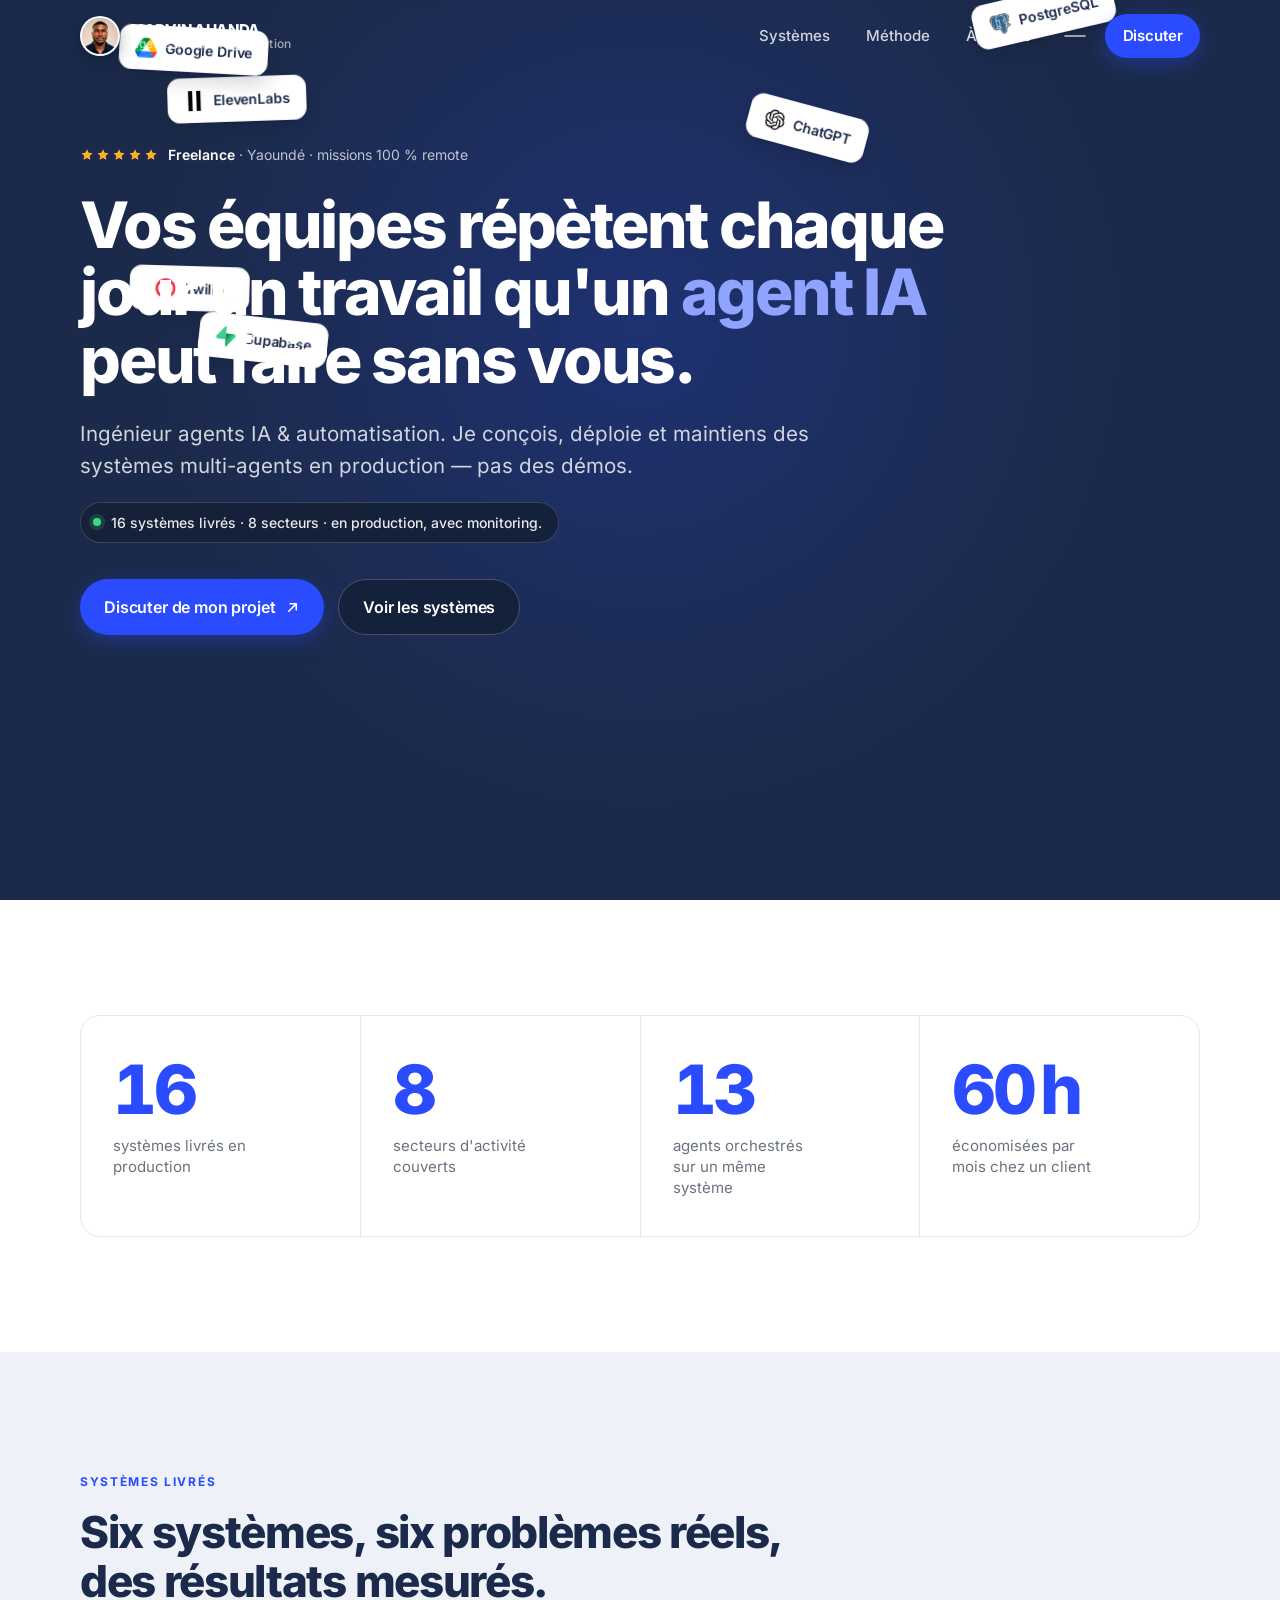
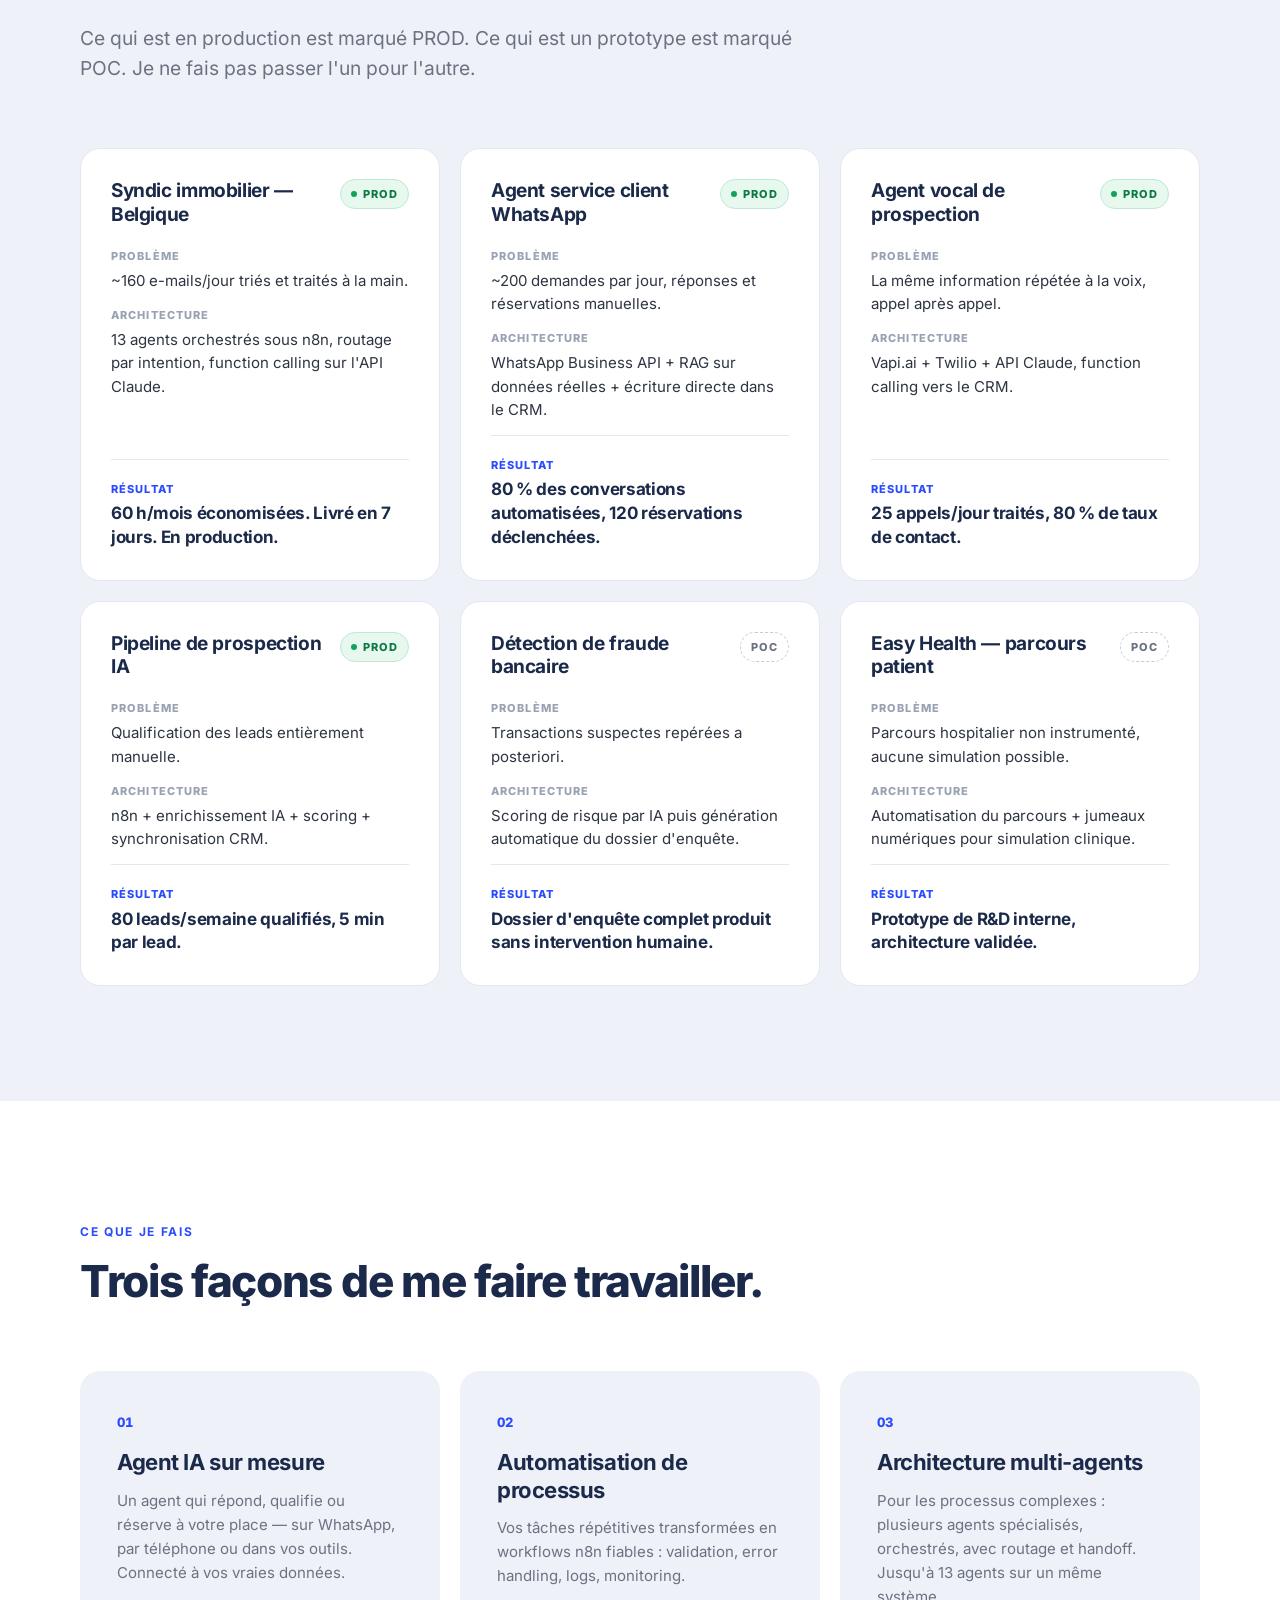
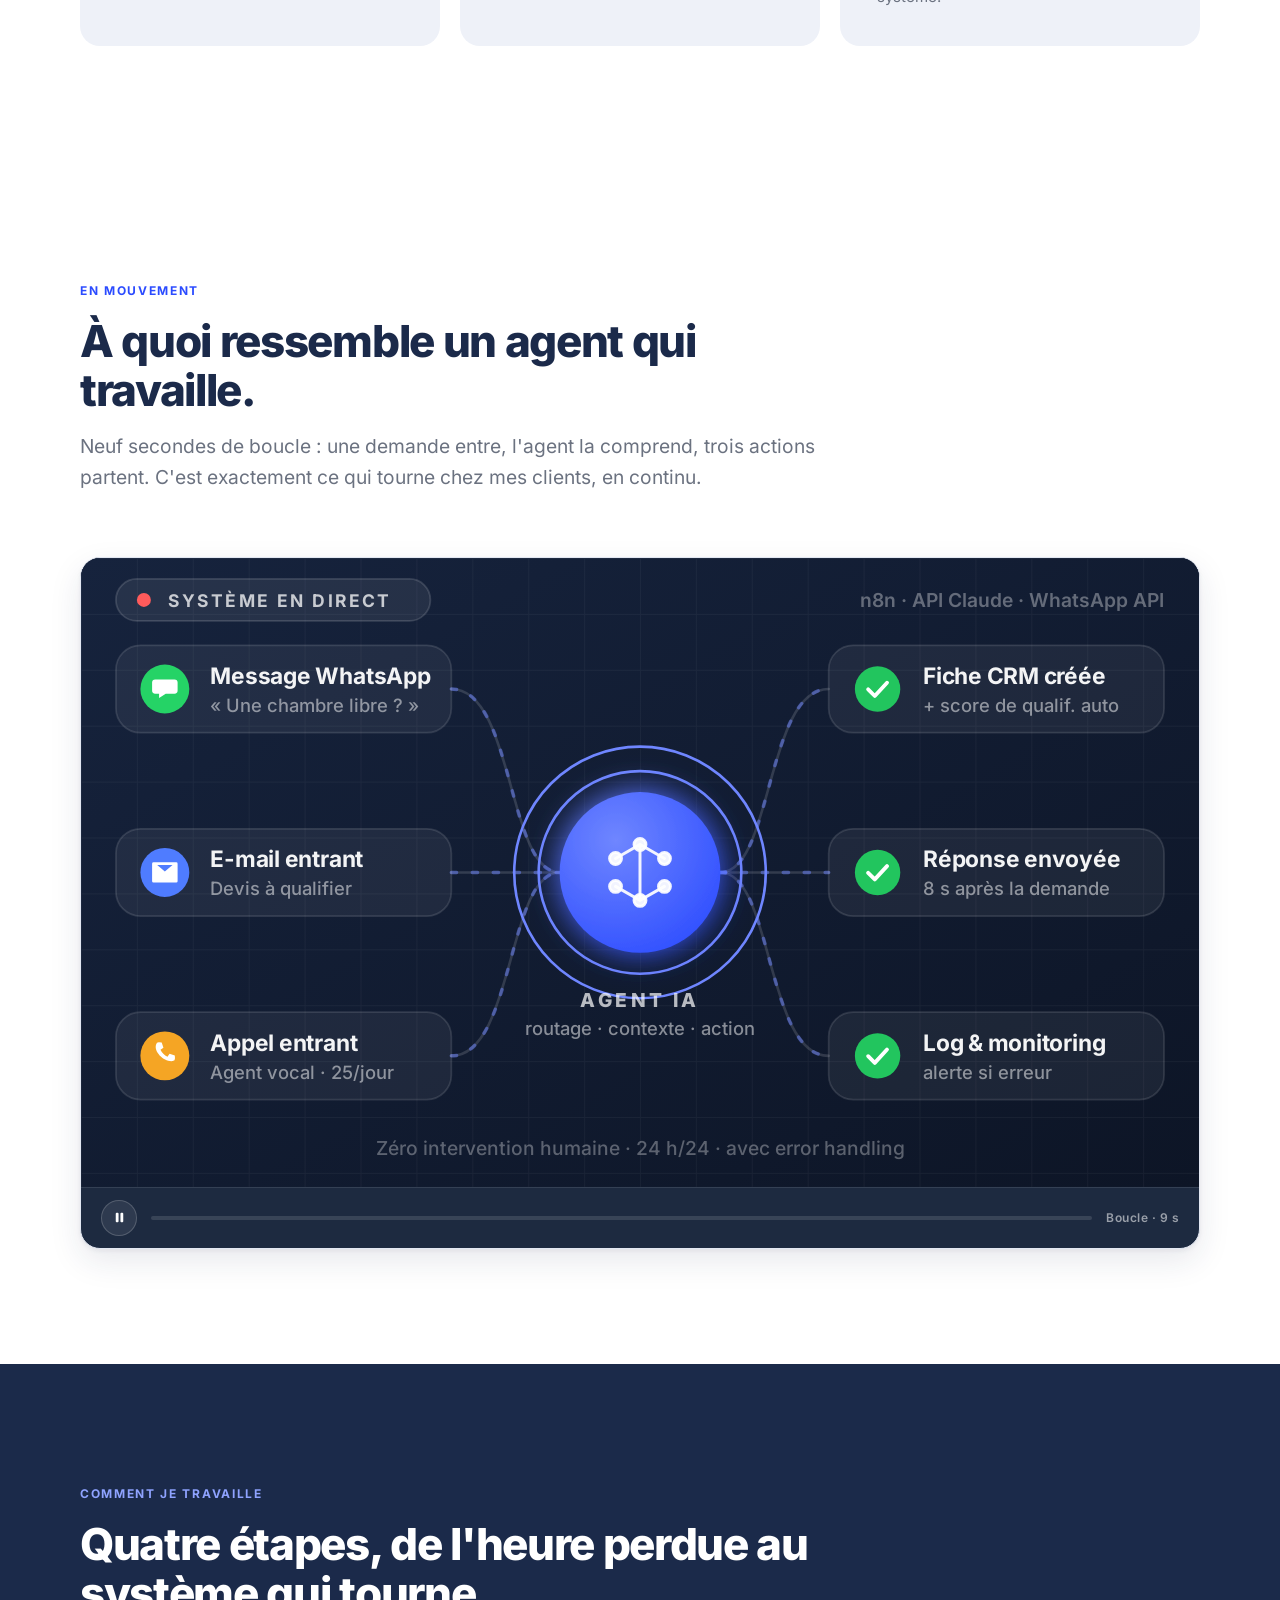
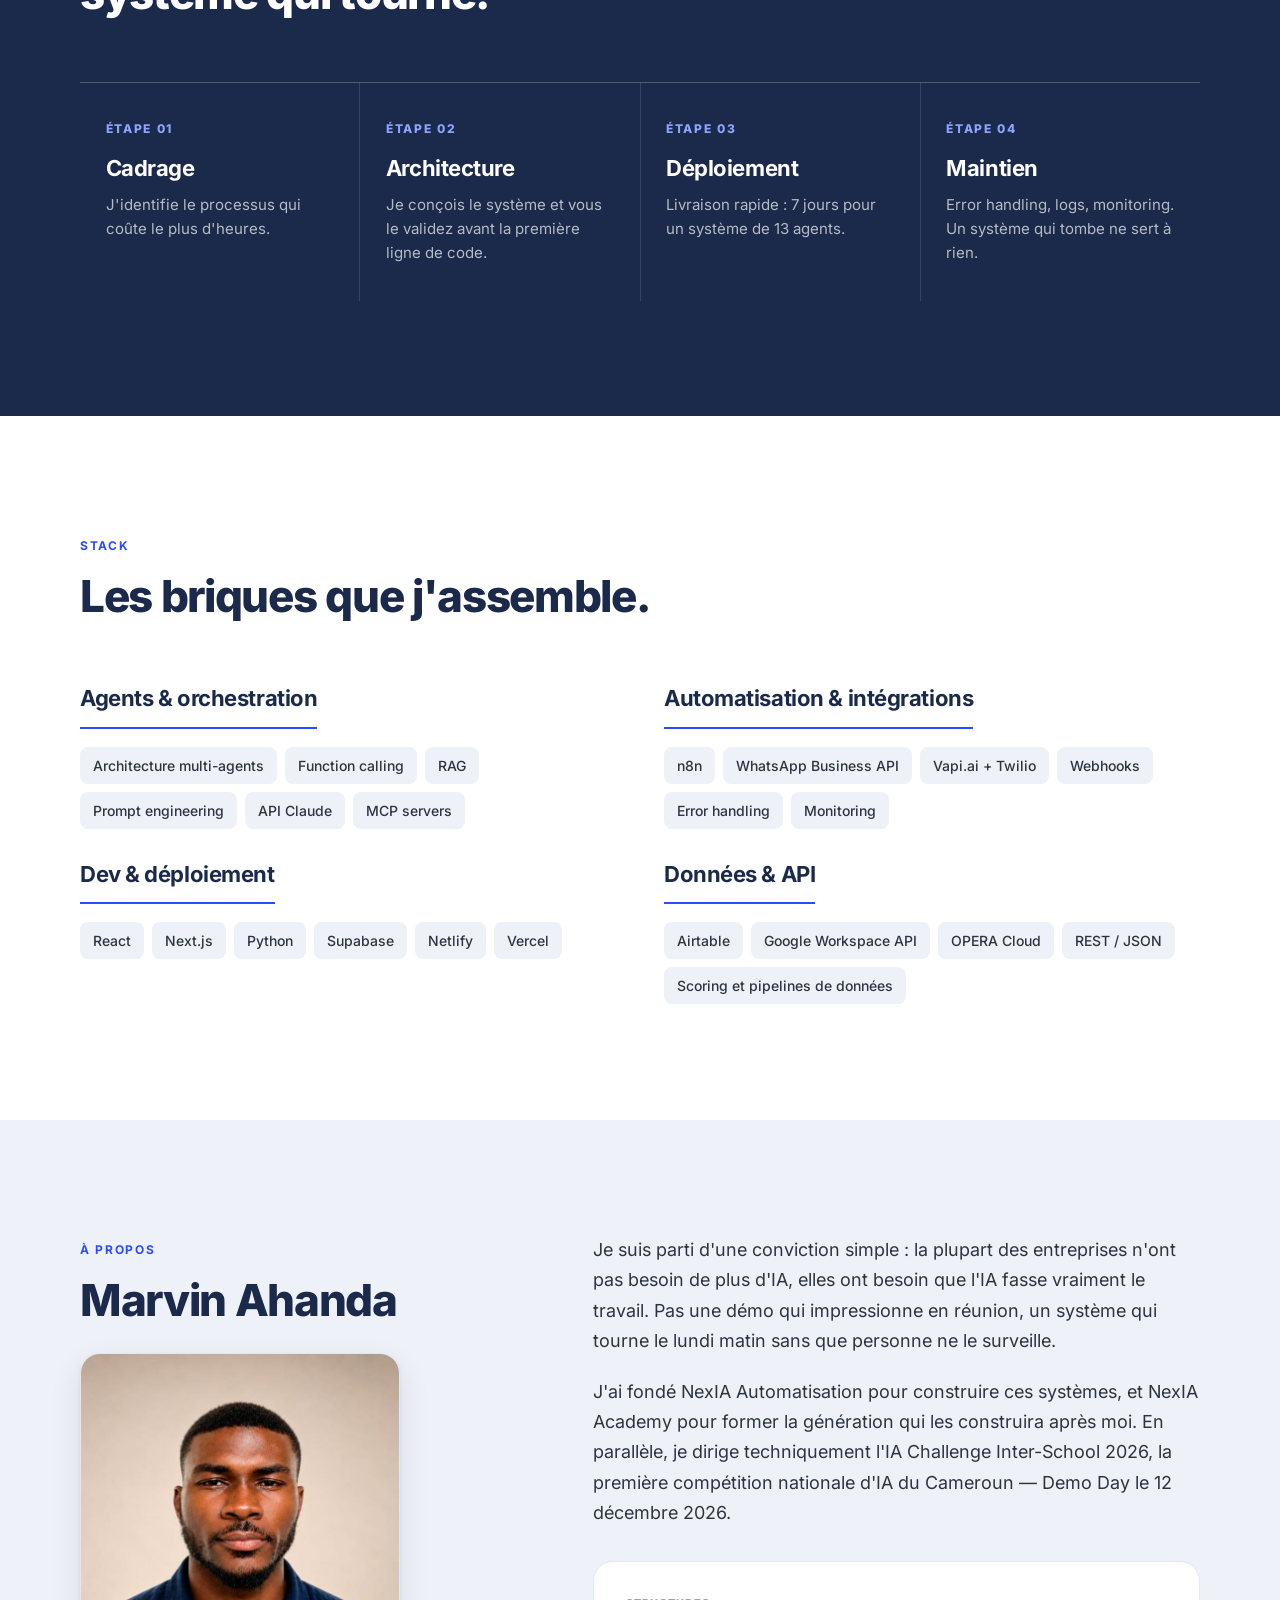
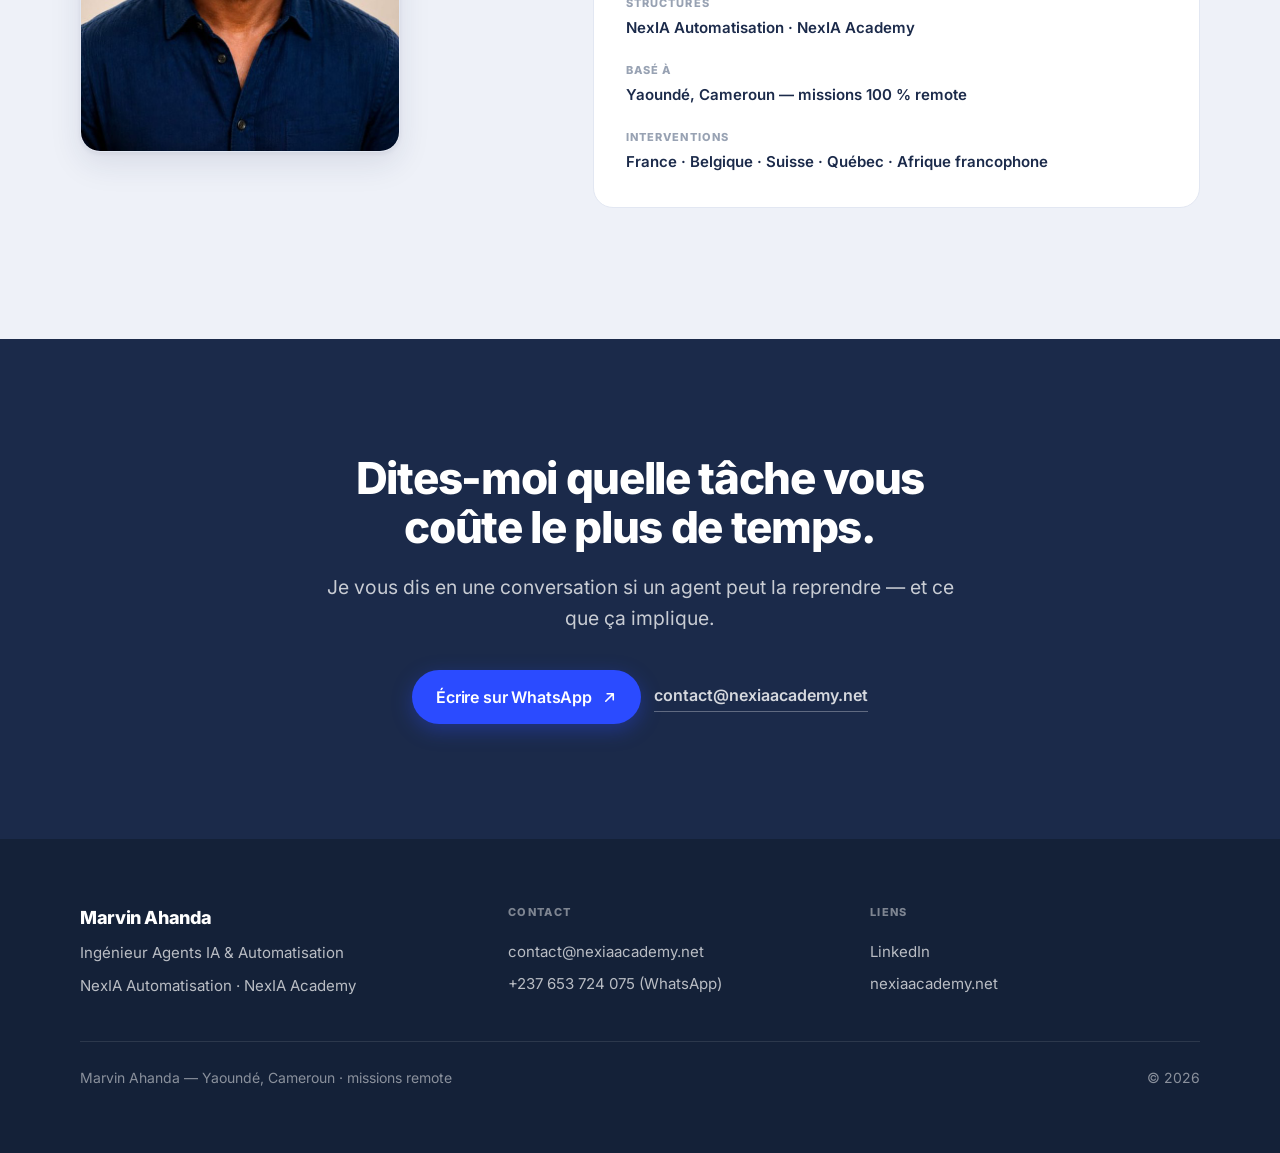
<file: index.html>
<!doctype html>
<html lang="fr">
  <head>
    <meta charset="utf-8" />
    <meta name="viewport" content="width=device-width, initial-scale=1" />

    <title>Marvin Ahanda — Ingénieur Agents IA &amp; Automatisation</title>
    <meta name="description" content="Ingénieur agents IA & automatisation à Yaoundé. Agents WhatsApp et vocaux, workflows n8n, systèmes multi-agents en production. 16 systèmes livrés." />
    <meta name="author" content="Marvin Ahanda" />
    <meta
      name="robots"
      content="index, follow, max-image-preview:large, max-snippet:-1, max-video-preview:-1"
    />
    <meta name="googlebot" content="index, follow" />
    <meta name="theme-color" content="#1b2a4a" />
    <link rel="canonical" href="https://marvinahanda.netlify.app/" />

    <!-- Partage social : LinkedIn, WhatsApp, X -->
    <meta property="og:type" content="website" />
    <meta property="og:locale" content="fr_FR" />
    <meta property="og:site_name" content="Marvin Ahanda" />
    <meta property="og:url" content="https://marvinahanda.netlify.app/" />
    <meta property="og:title" content="Marvin Ahanda — Ingénieur Agents IA &amp; Automatisation" />
    <meta property="og:description" content="Ingénieur agents IA & automatisation à Yaoundé. Agents WhatsApp et vocaux, workflows n8n, systèmes multi-agents en production. 16 systèmes livrés." />
    <meta property="og:image" content="https://marvinahanda.netlify.app/assets/og-image.png" />
    <meta property="og:image:width" content="1200" />
    <meta property="og:image:height" content="630" />
    <meta property="og:image:alt" content="Ingénieur Agents IA &amp; Automatisation — 16 systèmes livrés, 8 secteurs, en production" />
    <meta name="twitter:card" content="summary_large_image" />
    <meta name="twitter:title" content="Marvin Ahanda — Ingénieur Agents IA &amp; Automatisation" />
    <meta name="twitter:description" content="Ingénieur agents IA & automatisation à Yaoundé. Agents WhatsApp et vocaux, workflows n8n, systèmes multi-agents en production. 16 systèmes livrés." />
    <meta name="twitter:image" content="https://marvinahanda.netlify.app/assets/og-image.png" />

    <link rel="icon" href="assets/favicon.svg" type="image/svg+xml" />
    <link rel="apple-touch-icon" href="assets/photo-face.jpg" />

    <style>
      :root { color-scheme: light; }
    </style>

    <link
      rel="preload"
      href="assets/inter-latin-800-normal.woff2"
      as="font"
      type="font/woff2"
      crossorigin
    />
    <link
      rel="preload"
      href="assets/inter-latin-400-normal.woff2"
      as="font"
      type="font/woff2"
      crossorigin
    />
    <link rel="stylesheet" href="assets/style.css" />

    <script>
      document.documentElement.className += " js";
    </script>

    <!-- Données structurées : Google et les IA de recherche lisent ceci -->
    <script type="application/ld+json">
    {
      "@context": "https://schema.org",
      "@graph": [
        {
          "@type": "Person",
          "@id": "https://marvinahanda.netlify.app/#marvin",
          "name": "Marvin Ahanda",
          "alternateName": "Ahanda Ongolo Marvin Brice",
          "url": "https://marvinahanda.netlify.app/",
          "image": "https://marvinahanda.netlify.app/assets/photo-portrait.jpg",
          "jobTitle": "Ingénieur Agents IA & Automatisation",
          "description": "Ingénieur agents IA et automatisation. Conception, déploiement et maintien de systèmes multi-agents en production pour PME francophones.",
          "email": "mailto:contact@nexiaacademy.net",
          "telephone": "+237653724075",
          "address": {
            "@type": "PostalAddress",
            "addressLocality": "Yaoundé",
            "addressCountry": "CM"
          },
          "worksFor": { "@id": "https://marvinahanda.netlify.app/#nexia" },
          "knowsLanguage": ["fr", "en"],
          "knowsAbout": [
            "Agents IA",
            "Architecture multi-agents",
            "Automatisation n8n",
            "RAG",
            "Function calling",
            "WhatsApp Business API",
            "Agents vocaux",
            "Prompt engineering"
          ],
          "sameAs": [
            "https://www.linkedin.com/in/marvin-brice-ahanda",
            "https://github.com/marvin-ahanda",
            "https://www.nexiaacademy.net"
          ]
        },
        {
          "@type": "ProfessionalService",
          "@id": "https://marvinahanda.netlify.app/#nexia",
          "name": "NexIA Automatisation",
          "url": "https://marvinahanda.netlify.app/",
          "image": "https://marvinahanda.netlify.app/assets/og-image.png",
          "description": "Agence d'agents IA et d'automatisation : agents WhatsApp et vocaux, workflows n8n, architectures multi-agents en production.",
          "founder": { "@id": "https://marvinahanda.netlify.app/#marvin" },
          "telephone": "+237653724075",
          "email": "mailto:contact@nexiaacademy.net",
          "priceRange": "$$",
          "address": {
            "@type": "PostalAddress",
            "addressLocality": "Yaoundé",
            "addressCountry": "CM"
          },
          "areaServed": [
            { "@type": "Country", "name": "France" },
            { "@type": "Country", "name": "Belgique" },
            { "@type": "Country", "name": "Suisse" },
            { "@type": "Country", "name": "Canada" },
            { "@type": "Country", "name": "Cameroun" }
          ],
          "hasOfferCatalog": {
            "@type": "OfferCatalog",
            "name": "Services",
            "itemListElement": [
              {
                "@type": "Offer",
                "itemOffered": {
                  "@type": "Service",
                  "name": "Agent IA sur mesure",
                  "description": "Un agent qui répond, qualifie ou réserve à votre place sur WhatsApp, par téléphone ou dans vos outils, connecté à vos vraies données."
                }
              },
              {
                "@type": "Offer",
                "itemOffered": {
                  "@type": "Service",
                  "name": "Automatisation de processus",
                  "description": "Tâches répétitives transformées en workflows n8n fiables : validation, error handling, logs, monitoring."
                }
              },
              {
                "@type": "Offer",
                "itemOffered": {
                  "@type": "Service",
                  "name": "Architecture multi-agents",
                  "description": "Plusieurs agents spécialisés orchestrés, avec routage et handoff. Jusqu'à 13 agents sur un même système."
                }
              }
            ]
          }
        },
        {
          "@type": "WebSite",
          "@id": "https://marvinahanda.netlify.app/#site",
          "url": "https://marvinahanda.netlify.app/",
          "name": "Marvin Ahanda — Ingénieur Agents IA & Automatisation",
          "inLanguage": "fr-FR",
          "publisher": { "@id": "https://marvinahanda.netlify.app/#marvin" }
        }
      ]
    }
    </script>
  </head>
  <body>
    <a class="skip-link" href="#main">Aller au contenu</a>

    <!-- Symboles SVG réutilisables -->
    <svg width="0" height="0" aria-hidden="true" style="position: absolute">
      <symbol id="mark-node" viewBox="0 0 18 18">
        <circle cx="9" cy="9" r="3.1" fill="currentColor" />
        <circle
          cx="9"
          cy="9"
          r="6.9"
          fill="none"
          stroke="currentColor"
          stroke-width="1.4"
          opacity="0.35"
        />
      </symbol>
      <symbol id="icon-arrow" viewBox="0 0 16 16">
        <path
          d="M4 12L12 4M12 4H5.5M12 4v6.5"
          fill="none"
          stroke="currentColor"
          stroke-width="1.7"
          stroke-linecap="round"
          stroke-linejoin="round"
        />
      </symbol>
      <symbol id="icon-star" viewBox="0 0 16 16">
        <path
          d="M8 1.5l1.9 4 4.4.6-3.2 3.1.8 4.3L8 11.5l-3.9 2 .8-4.3L1.7 6.1l4.4-.6L8 1.5z"
          fill="currentColor"
        />
      </symbol>
    </svg>

    <!-- =====================================================================
         NAV
         ================================================================== -->
    <header class="nav" id="nav">
      <div class="wrap nav__inner">
        <a class="nav__brand" href="#main" aria-label="Marvin Ahanda, accueil">
          <img
            class="nav__avatar"
            src="assets/photo-face.jpg"
            width="40"
            height="40"
            alt="Portrait de Marvin Ahanda"
            decoding="async"
          />
          <span class="nav__brand-text">
            <span>MARVIN AHANDA</span>
            <span>Agents IA &amp; Automatisation</span>
          </span>
        </a>

        <nav class="nav__actions" aria-label="Navigation principale">
          <a class="nav__link" href="#systemes">Systèmes</a>
          <a class="nav__link" href="#methode">Méthode</a>
          <a class="nav__link" href="#apropos">À propos</a>

          <!-- SOUND TOGGLE : voir assets/sound-toggle.js -->
          <button
            class="sound-toggle"
            id="sound-toggle"
            type="button"
            aria-label="Activer le son"
            aria-pressed="false"
          >
            <svg
              class="sound-toggle__svg"
              viewBox="0 0 20 30"
              aria-hidden="true"
              focusable="false"
            >
              <!-- La polyline est translatée à mi-hauteur : y=0 correspond donc
                   à la ligne parfaitement horizontale de l'état OFF. -->
              <polyline
                id="sound-wave"
                transform="translate(0 15)"
                points=""
                fill="none"
                stroke="currentColor"
                stroke-width="1.6"
                stroke-linecap="round"
                stroke-linejoin="round"
              />
            </svg>
          </button>

          <a
            class="btn btn--primary nav__cta"
            href="https://wa.me/237653724075?text=Bonjour%20Marvin%2C%20je%20viens%20de%20votre%20portfolio.%20J%27aimerais%20parler%20de%20..."
            target="_blank"
            rel="noopener"
            >Discuter</a
          >
        </nav>
      </div>
    </header>

    <main id="main">
      <!-- ===================================================================
           HERO — effet physique "drop & settle"
           ================================================================ -->
      <section class="hero" id="hero">
        <!-- Couche physique. Par défaut en rendu statique (is-static) :
             c'est l'état sans JS, sans Matter.js ou en reduced-motion.
             assets/hero-physics.js retire is-static et prend la main. -->
        <div
          class="physics-layer is-static"
          id="physics-layer"
          role="group"
          aria-label="Outils que j'utilise au quotidien"
        >
          <div class="physics-layer__grid" id="physics-grid">
            <!-- 12 badges = 12 vrais logos de marque (SVG inline, aucune requête
                 réseau). Le nom de l'outil reste du TEXTE RÉEL, lisible par les
                 lecteurs d'écran et par la recherche. -->
            <div class="tool-badge" data-badge>
              <span class="tool-badge__inner">
                <svg class="tool-badge__logo" viewBox="0 0 256 135" aria-hidden="true" focusable="false"><path fill="#ea4b71" d="M229.053 53.895c-12.557 0-23.107-8.588-26.099-20.21h-30.886a13.474 13.474 0 0 0-13.29 11.258l-1.107 6.645a26.9 26.9 0 0 1-8.757 15.78a26.9 26.9 0 0 1 8.757 15.78l1.107 6.646a13.474 13.474 0 0 0 13.29 11.259h3.939c2.992-11.623 13.542-20.21 26.098-20.21c14.883 0 26.948 12.064 26.948 26.946s-12.065 26.948-26.948 26.948c-12.556 0-23.107-8.588-26.098-20.21h-3.939c-13.173 0-24.415-9.524-26.58-22.518l-1.108-6.645a13.474 13.474 0 0 0-13.29-11.259h-10.676c-2.99 11.623-13.542 20.21-26.098 20.21c-12.557 0-23.107-8.587-26.099-20.21H53.046c-2.992 11.623-13.542 20.21-26.099 20.21C12.065 94.316 0 82.252 0 67.369s12.065-26.947 26.947-26.947c12.557 0 23.107 8.588 26.099 20.21h15.171c2.992-11.622 13.542-20.21 26.099-20.21c12.556 0 23.107 8.588 26.098 20.21h10.676a13.474 13.474 0 0 0 13.29-11.258l1.107-6.645c2.166-12.994 13.408-22.517 26.581-22.517h30.886C205.945 8.588 216.496 0 229.053 0C243.935 0 256 12.065 256 26.947s-12.065 26.948-26.947 26.948m0-13.474c7.441 0 13.473-6.032 13.473-13.474c0-7.441-6.032-13.473-13.473-13.473s-13.474 6.032-13.474 13.473s6.032 13.474 13.474 13.474M26.947 80.842c7.442 0 13.474-6.032 13.474-13.474c0-7.44-6.032-13.473-13.474-13.473c-7.441 0-13.473 6.032-13.473 13.473s6.032 13.474 13.473 13.474m80.842-13.474c0 7.442-6.032 13.474-13.473 13.474S80.842 74.81 80.842 67.368c0-7.44 6.032-13.473 13.474-13.473c7.441 0 13.473 6.032 13.473 13.473m107.79 40.421c0 7.442-6.032 13.474-13.474 13.474c-7.441 0-13.473-6.032-13.473-13.474c0-7.441 6.032-13.473 13.473-13.473s13.474 6.032 13.474 13.473"/></svg>
                <span class="tool-badge__name">n8n</span>
              </span>
            </div>
            <div class="tool-badge" data-badge>
              <span class="tool-badge__inner">
                <svg class="tool-badge__logo" viewBox="0 0 256 257" aria-hidden="true" focusable="false"><path fill="#d97757" d="m50.228 170.321l50.357-28.257l.843-2.463l-.843-1.361h-2.462l-8.426-.518l-28.775-.778l-24.952-1.037l-24.175-1.296l-6.092-1.297L0 125.796l.583-3.759l5.12-3.434l7.324.648l16.202 1.101l24.304 1.685l17.629 1.037l26.118 2.722h4.148l.583-1.685l-1.426-1.037l-1.101-1.037l-25.147-17.045l-27.22-18.017l-14.258-10.37l-7.713-5.25l-3.888-4.925l-1.685-10.758l7-7.713l9.397.649l2.398.648l9.527 7.323l20.35 15.75L94.817 91.9l3.889 3.24l1.555-1.102l.195-.777l-1.75-2.917l-14.453-26.118l-15.425-26.572l-6.87-11.018l-1.814-6.61c-.648-2.723-1.102-4.991-1.102-7.778l7.972-10.823L71.42 0l10.63 1.426l4.472 3.888l6.61 15.101l10.694 23.786l16.591 32.34l4.861 9.592l2.592 8.879l.973 2.722h1.685v-1.556l1.36-18.211l2.528-22.36l2.463-28.776l.843-8.1l4.018-9.722l7.971-5.25l6.222 2.981l5.12 7.324l-.713 4.73l-3.046 19.768l-5.962 30.98l-3.889 20.739h2.268l2.593-2.593l10.499-13.934l17.628-22.036l7.778-8.749l9.073-9.657l5.833-4.601h11.018l8.1 12.055l-3.628 12.443l-11.342 14.388l-9.398 12.184l-13.48 18.147l-8.426 14.518l.778 1.166l2.01-.194l30.46-6.481l16.462-2.982l19.637-3.37l8.88 4.148l.971 4.213l-3.5 8.62l-20.998 5.184l-24.628 4.926l-36.682 8.685l-.454.324l.519.648l16.526 1.555l7.065.389h17.304l32.21 2.398l8.426 5.574l5.055 6.805l-.843 5.184l-12.962 6.611l-17.498-4.148l-40.83-9.721l-14-3.5h-1.944v1.167l11.666 11.406l21.387 19.314l26.767 24.887l1.36 6.157l-3.434 4.86l-3.63-.518l-23.526-17.693l-9.073-7.972l-20.545-17.304h-1.36v1.814l4.73 6.935l25.017 37.59l1.296 11.536l-1.814 3.76l-6.481 2.268l-7.13-1.297l-14.647-20.544l-15.1-23.138l-12.185-20.739l-1.49.843l-7.194 77.448l-3.37 3.953l-7.778 2.981l-6.48-4.925l-3.436-7.972l3.435-15.749l4.148-20.544l3.37-16.333l3.046-20.285l1.815-6.74l-.13-.454l-1.49.194l-15.295 20.999l-23.267 31.433l-18.406 19.702l-4.407 1.75l-7.648-3.954l.713-7.064l4.277-6.286l25.47-32.405l15.36-20.092l9.917-11.6l-.065-1.686h-.583L44.07 198.125l-12.055 1.555l-5.185-4.86l.648-7.972l2.463-2.593l20.35-13.999z"/></svg>
                <span class="tool-badge__name">Claude</span>
              </span>
            </div>
            <div class="tool-badge" data-badge>
              <span class="tool-badge__inner">
                <svg class="tool-badge__logo" viewBox="0 0 256 260" aria-hidden="true" focusable="false"><path d="M239.184 106.203a64.72 64.72 0 0 0-5.576-53.103C219.452 28.459 191 15.784 163.213 21.74A65.586 65.586 0 0 0 52.096 45.22a64.72 64.72 0 0 0-43.23 31.36c-14.31 24.602-11.061 55.634 8.033 76.74a64.67 64.67 0 0 0 5.525 53.102c14.174 24.65 42.644 37.324 70.446 31.36a64.72 64.72 0 0 0 48.754 21.744c28.481.025 53.714-18.361 62.414-45.481a64.77 64.77 0 0 0 43.229-31.36c14.137-24.558 10.875-55.423-8.083-76.483m-97.56 136.338a48.4 48.4 0 0 1-31.105-11.255l1.535-.87l51.67-29.825a8.6 8.6 0 0 0 4.247-7.367v-72.85l21.845 12.636c.218.111.37.32.409.563v60.367c-.056 26.818-21.783 48.545-48.601 48.601M37.158 197.93a48.35 48.35 0 0 1-5.781-32.589l1.534.921l51.722 29.826a8.34 8.34 0 0 0 8.441 0l63.181-36.425v25.221a.87.87 0 0 1-.358.665l-52.335 30.184c-23.257 13.398-52.97 5.431-66.404-17.803M23.549 85.38a48.5 48.5 0 0 1 25.58-21.333v61.39a8.29 8.29 0 0 0 4.195 7.316l62.874 36.272l-21.845 12.636a.82.82 0 0 1-.767 0L41.353 151.53c-23.211-13.454-31.171-43.144-17.804-66.405zm179.466 41.695l-63.08-36.63L161.73 77.86a.82.82 0 0 1 .768 0l52.233 30.184a48.6 48.6 0 0 1-7.316 87.635v-61.391a8.54 8.54 0 0 0-4.4-7.213m21.742-32.69l-1.535-.922l-51.619-30.081a8.39 8.39 0 0 0-8.492 0L99.98 99.808V74.587a.72.72 0 0 1 .307-.665l52.233-30.133a48.652 48.652 0 0 1 72.236 50.391zM88.061 139.097l-21.845-12.585a.87.87 0 0 1-.41-.614V65.685a48.652 48.652 0 0 1 79.757-37.346l-1.535.87l-51.67 29.825a8.6 8.6 0 0 0-4.246 7.367zm11.868-25.58L128.067 97.3l28.188 16.218v32.434l-28.086 16.218l-28.188-16.218z"/></svg>
                <span class="tool-badge__name">ChatGPT</span>
              </span>
            </div>
            <div class="tool-badge" data-badge>
              <span class="tool-badge__inner">
                <svg class="tool-badge__logo" viewBox="0 0 256 256" aria-hidden="true" focusable="false"><defs><filter id="SVGqoIxVV2h" width="39.274" height="43.217" x="-19.824" y="13.152" color-interpolation-filters="sRGB" filterUnits="userSpaceOnUse"><feFlood flood-opacity="0" result="BackgroundImageFix"/><feBlend in="SourceGraphic" in2="BackgroundImageFix" result="shape"/><feGaussianBlur result="effect1_foregroundBlur_10859_4895" stdDeviation="2.46"/></filter><filter id="SVGOahAkcjC" width="84.868" height="85.688" x="-15.001" y="-40.257" color-interpolation-filters="sRGB" filterUnits="userSpaceOnUse"><feFlood flood-opacity="0" result="BackgroundImageFix"/><feBlend in="SourceGraphic" in2="BackgroundImageFix" result="shape"/><feGaussianBlur result="effect1_foregroundBlur_10859_4895" stdDeviation="11.891"/></filter><filter id="SVGyT4fLePl" width="79.454" height="90.917" x="-20.776" y="11.927" color-interpolation-filters="sRGB" filterUnits="userSpaceOnUse"><feFlood flood-opacity="0" result="BackgroundImageFix"/><feBlend in="SourceGraphic" in2="BackgroundImageFix" result="shape"/><feGaussianBlur result="effect1_foregroundBlur_10859_4895" stdDeviation="10.109"/></filter><filter id="SVGonSETbRF" width="79.731" height="81.505" x="-19.845" y="15.459" color-interpolation-filters="sRGB" filterUnits="userSpaceOnUse"><feFlood flood-opacity="0" result="BackgroundImageFix"/><feBlend in="SourceGraphic" in2="BackgroundImageFix" result="shape"/><feGaussianBlur result="effect1_foregroundBlur_10859_4895" stdDeviation="10.109"/></filter><filter id="SVGSN7ofz6B" width="75.117" height="73.758" x="29.832" y="-11.552" color-interpolation-filters="sRGB" filterUnits="userSpaceOnUse"><feFlood flood-opacity="0" result="BackgroundImageFix"/><feBlend in="SourceGraphic" in2="BackgroundImageFix" result="shape"/><feGaussianBlur result="effect1_foregroundBlur_10859_4895" stdDeviation="9.606"/></filter><filter id="SVGHvbpPvOn" width="78.135" height="78.758" x="-38.583" y="-16.253" color-interpolation-filters="sRGB" filterUnits="userSpaceOnUse"><feFlood flood-opacity="0" result="BackgroundImageFix"/><feBlend in="SourceGraphic" in2="BackgroundImageFix" result="shape"/><feGaussianBlur result="effect1_foregroundBlur_10859_4895" stdDeviation="8.706"/></filter><filter id="SVG7JmfweRd" width="78.877" height="77.539" x="8.107" y="-5.966" color-interpolation-filters="sRGB" filterUnits="userSpaceOnUse"><feFlood flood-opacity="0" result="BackgroundImageFix"/><feBlend in="SourceGraphic" in2="BackgroundImageFix" result="shape"/><feGaussianBlur result="effect1_foregroundBlur_10859_4895" stdDeviation="7.775"/></filter><filter id="SVGgGkiybCN" width="56.272" height="51.81" x="13.587" y="-18.488" color-interpolation-filters="sRGB" filterUnits="userSpaceOnUse"><feFlood flood-opacity="0" result="BackgroundImageFix"/><feBlend in="SourceGraphic" in2="BackgroundImageFix" result="shape"/><feGaussianBlur result="effect1_foregroundBlur_10859_4895" stdDeviation="6.957"/></filter><filter id="SVGxEY6lcrm" width="70.856" height="69.306" x="-15.526" y="-31.297" color-interpolation-filters="sRGB" filterUnits="userSpaceOnUse"><feFlood flood-opacity="0" result="BackgroundImageFix"/><feBlend in="SourceGraphic" in2="BackgroundImageFix" result="shape"/><feGaussianBlur result="effect1_foregroundBlur_10859_4895" stdDeviation="5.876"/></filter><filter id="SVGMZLCp0yD" width="55.502" height="51.571" x="-14.168" y="20.964" color-interpolation-filters="sRGB" filterUnits="userSpaceOnUse"><feFlood flood-opacity="0" result="BackgroundImageFix"/><feBlend in="SourceGraphic" in2="BackgroundImageFix" result="shape"/><feGaussianBlur result="effect1_foregroundBlur_10859_4895" stdDeviation="7.273"/></filter><linearGradient id="SVG1oAMmOOu" x1="18.447" x2="52.153" y1="43.42" y2="15.004" gradientUnits="userSpaceOnUse"><stop stop-color="#4893fc"/><stop offset=".27" stop-color="#4893fc"/><stop offset=".777" stop-color="#969dff"/><stop offset="1" stop-color="#bd99fe"/></linearGradient></defs><path fill="#fff" d="M228.265 114.441c-19.721-8.49-36.974-20.134-51.776-34.927c-14.792-14.789-26.436-32.056-34.93-51.779a154 154 0 0 1-7.884-23.295A5.86 5.86 0 0 0 127.999 0a5.86 5.86 0 0 0-5.674 4.44a154 154 0 0 1-7.882 23.295c-8.494 19.723-20.141 36.99-34.929 51.779c-14.794 14.793-32.058 26.437-51.779 34.927a154 154 0 0 1-23.297 7.889A5.855 5.855 0 0 0 0 127.999a5.86 5.86 0 0 0 4.438 5.678a154 154 0 0 1 23.297 7.886c19.721 8.49 36.978 20.139 51.779 34.93c14.795 14.789 26.435 32.055 34.929 51.774a154 154 0 0 1 7.882 23.297a5.854 5.854 0 0 0 5.674 4.436a5.85 5.85 0 0 0 5.676-4.436a154 154 0 0 1 7.884-23.297q12.742-29.58 34.93-51.774c14.793-14.791 32.055-26.44 51.776-34.93a154 154 0 0 1 23.297-7.886a5.86 5.86 0 0 0 4.438-5.678a5.855 5.855 0 0 0-4.438-5.669a154.4 154.4 0 0 1-23.297-7.889"/><g filter="url(#SVGqoIxVV2h)" mask="url(#SVGWpw6Gcvj)" transform="translate(-.101 -.049)scale(3.9436)"><ellipse cx="14.407" cy="16.95" fill="#ffe432" rx="14.407" ry="16.95" transform="rotate(19.552 -44.576 -16.496)"/></g><g filter="url(#SVGOahAkcjC)" mask="url(#SVGWpw6Gcvj)" transform="translate(-.101 -.049)scale(3.9436)"><ellipse cx="27.433" cy="2.587" fill="#fc413d" rx="18.652" ry="19.062"/></g><g filter="url(#SVGyT4fLePl)" mask="url(#SVGWpw6Gcvj)" transform="translate(-.101 -.049)scale(3.9436)"><ellipse cx="18.951" cy="57.386" fill="#00b95c" rx="19.493" ry="25.253" transform="rotate(-2.799 18.951 57.386)"/></g><g filter="url(#SVGyT4fLePl)" mask="url(#SVGWpw6Gcvj)" transform="translate(-.101 -.049)scale(3.9436)"><ellipse cx="18.951" cy="57.386" fill="#00b95c" rx="19.493" ry="25.253" transform="rotate(-2.799 18.951 57.386)"/></g><g filter="url(#SVGonSETbRF)" mask="url(#SVGWpw6Gcvj)" transform="translate(-.101 -.049)scale(3.9436)"><ellipse cx="20.02" cy="56.211" fill="#00b95c" rx="19.107" ry="21.035" transform="rotate(-31.318 20.02 56.211)"/></g><g filter="url(#SVGSN7ofz6B)" mask="url(#SVGWpw6Gcvj)" transform="translate(-.101 -.049)scale(3.9436)"><ellipse cx="67.391" cy="25.327" fill="#3186ff" rx="18.346" ry="17.667"/></g><g filter="url(#SVGHvbpPvOn)" mask="url(#SVGWpw6Gcvj)" transform="translate(-.101 -.049)scale(3.9436)"><ellipse cx="21.222" cy="22.384" fill="#fbbc04" rx="21.222" ry="22.384" transform="rotate(37.252 9.752 -8.009)"/></g><g filter="url(#SVG7JmfweRd)" mask="url(#SVGWpw6Gcvj)" transform="translate(-.101 -.049)scale(3.9436)"><ellipse cx="24.469" cy="22.604" fill="#3186ff" rx="24.469" ry="22.604" transform="rotate(34.51 19.587 64.852)"/></g><g filter="url(#SVGgGkiybCN)" mask="url(#SVGWpw6Gcvj)" transform="translate(-.101 -.049)scale(3.9436)"><path fill="#749bff" d="M54.984-2.336c2.833 3.852-.808 11.34-8.131 16.727s-15.557 6.631-18.39 2.78c-2.833-3.853.807-11.342 8.13-16.728s15.558-6.631 18.39-2.78"/></g><g filter="url(#SVGxEY6lcrm)" mask="url(#SVGWpw6Gcvj)" transform="translate(-.101 -.049)scale(3.9436)"><ellipse cx="19.902" cy="3.356" fill="#fc413d" rx="27.971" ry="17.388" transform="rotate(-42.848 19.902 3.356)"/></g><g filter="url(#SVGMZLCp0yD)" mask="url(#SVGWpw6Gcvj)" transform="translate(-.101 -.049)scale(3.9436)"><ellipse cx="13.583" cy="46.75" fill="#ffee48" rx="14.989" ry="8.717" transform="rotate(35.592 13.583 46.75)"/></g><mask id="SVGWpw6Gcvj" width="65" height="65" x="0" y="0" maskUnits="userSpaceOnUse" style="mask-type:alpha"><path d="M32.447 0c.68 0 1.273.465 1.439 1.125a39 39 0 0 0 1.999 5.905q3.23 7.5 8.854 13.125q5.627 5.626 13.125 8.855a39 39 0 0 0 5.906 1.999c.66.166 1.124.758 1.124 1.438s-.464 1.273-1.125 1.439a39 39 0 0 0-5.905 1.999q-7.5 3.23-13.125 8.854q-5.625 5.627-8.854 13.125a39 39 0 0 0-2 5.906a1.485 1.485 0 0 1-1.438 1.124c-.68 0-1.272-.464-1.438-1.125a39 39 0 0 0-2-5.905q-3.227-7.5-8.854-13.125q-5.625-5.625-13.125-8.854a39 39 0 0 0-5.905-2A1.485 1.485 0 0 1 0 32.448c0-.68.465-1.272 1.125-1.438a39 39 0 0 0 5.905-2q7.5-3.228 13.125-8.854q5.626-5.624 8.855-13.125a39 39 0 0 0 1.999-5.905A1.485 1.485 0 0 1 32.447 0"/><path fill="url(#SVG1oAMmOOu)" d="M32.447 0c.68 0 1.273.465 1.439 1.125a39 39 0 0 0 1.999 5.905q3.23 7.5 8.854 13.125q5.627 5.626 13.125 8.855a39 39 0 0 0 5.906 1.999c.66.166 1.124.758 1.124 1.438s-.464 1.273-1.125 1.439a39 39 0 0 0-5.905 1.999q-7.5 3.23-13.125 8.854q-5.625 5.627-8.854 13.125a39 39 0 0 0-2 5.906a1.485 1.485 0 0 1-1.438 1.124c-.68 0-1.272-.464-1.438-1.125a39 39 0 0 0-2-5.905q-3.227-7.5-8.854-13.125q-5.625-5.625-13.125-8.854a39 39 0 0 0-5.905-2A1.485 1.485 0 0 1 0 32.448c0-.68.465-1.272 1.125-1.438a39 39 0 0 0 5.905-2q7.5-3.228 13.125-8.854q5.626-5.624 8.855-13.125a39 39 0 0 0 1.999-5.905A1.485 1.485 0 0 1 32.447 0"/></mask></svg>
                <span class="tool-badge__name">Gemini</span>
              </span>
            </div>
            <div class="tool-badge" data-badge>
              <span class="tool-badge__inner">
                <svg class="tool-badge__logo" viewBox="0 0 256 416" aria-hidden="true" focusable="false"><path d="M170.667 0H256v415.289h-85.333zM0 0h85.333v415.289H0z"/></svg>
                <span class="tool-badge__name">ElevenLabs</span>
              </span>
            </div>
            <div class="tool-badge" data-badge>
              <span class="tool-badge__inner">
                <svg class="tool-badge__logo" viewBox="0 0 256 256" aria-hidden="true" focusable="false"><path fill="#f12e45" d="M128 0c70.656 0 128 57.344 128 128s-57.344 128-128 128S0 198.656 0 128S57.344 0 128 0m0 33.792c-52.224 0-94.208 41.984-94.208 94.208S75.776 222.208 128 222.208s94.208-41.984 94.208-94.208S180.224 33.792 128 33.792m31.744 99.328c14.704 0 26.624 11.92 26.624 26.624s-11.92 26.624-26.624 26.624s-26.624-11.92-26.624-26.624s11.92-26.624 26.624-26.624m-63.488 0c14.704 0 26.624 11.92 26.624 26.624s-11.92 26.624-26.624 26.624s-26.624-11.92-26.624-26.624s11.92-26.624 26.624-26.624m63.488-63.488c14.704 0 26.624 11.92 26.624 26.624s-11.92 26.624-26.624 26.624s-26.624-11.92-26.624-26.624s11.92-26.624 26.624-26.624m-63.488 0c14.704 0 26.624 11.92 26.624 26.624s-11.92 26.624-26.624 26.624s-26.624-11.92-26.624-26.624s11.92-26.624 26.624-26.624"/></svg>
                <span class="tool-badge__name">Twilio</span>
              </span>
            </div>
            <div class="tool-badge" data-badge>
              <span class="tool-badge__inner">
                <svg class="tool-badge__logo" viewBox="0 0 24 24" aria-hidden="true" focusable="false"><path fill="#6D00CC" d="M13.38 3.498c-.27 0-.511.19-.566.465L9.85 18.986a.578.578 0 0 0 .453.678l4.095.826a.58.58 0 0 0 .682-.455l2.963-15.021a.578.578 0 0 0-.453-.678l-4.096-.826a.589.589 0 0 0-.113-.012zm-5.876.098a.576.576 0 0 0-.516.318L.062 17.697a.575.575 0 0 0 .256.774l3.733 1.877a.578.578 0 0 0 .775-.258l6.926-13.781a.577.577 0 0 0-.256-.776L7.762 3.658a.571.571 0 0 0-.258-.062zm11.74.115a.576.576 0 0 0-.576.576v15.426c0 .318.258.578.576.578h4.178a.58.58 0 0 0 .578-.578V4.287a.578.578 0 0 0-.578-.576Z"/></svg>
                <span class="tool-badge__name">Make</span>
              </span>
            </div>
            <div class="tool-badge" data-badge>
              <span class="tool-badge__inner">
                <svg class="tool-badge__logo" viewBox="0 0 24 24" aria-hidden="true" focusable="false"><path fill="#34A853" d="M11.318 12.545H7.91v-1.909h3.41v1.91zM14.728 0v6h6l-6-6zm1.363 10.636h-3.41v1.91h3.41v-1.91zm0 3.273h-3.41v1.91h3.41v-1.91zM20.727 6.5v15.864c0 .904-.732 1.636-1.636 1.636H4.909a1.636 1.636 0 0 1-1.636-1.636V1.636C3.273.732 4.005 0 4.909 0h9.318v6.5h6.5zm-3.273 2.773H6.545v7.909h10.91v-7.91zm-6.136 4.636H7.91v1.91h3.41v-1.91z"/></svg>
                <span class="tool-badge__name">Google Sheets</span>
              </span>
            </div>
            <div class="tool-badge" data-badge>
              <span class="tool-badge__inner">
                <svg class="tool-badge__logo" viewBox="0 0 256 229" aria-hidden="true" focusable="false"><path fill="#0066da" d="m19.354 196.034l11.29 19.5c2.346 4.106 5.718 7.332 9.677 9.678q17.009-21.591 23.68-33.137q6.77-11.717 16.641-36.655q-26.604-3.502-40.32-3.502q-13.165 0-40.322 3.502c0 4.545 1.173 9.09 3.519 13.196z"/><path fill="#ea4335" d="M215.681 225.212c3.96-2.346 7.332-5.572 9.677-9.677l4.692-8.064l22.434-38.855a26.57 26.57 0 0 0 3.518-13.196q-27.315-3.502-40.247-3.502q-13.899 0-40.248 3.502q9.754 25.075 16.422 36.655q6.724 11.683 23.752 33.137"/><path fill="#00832d" d="M128.001 73.311q19.68-23.768 27.125-36.655q5.996-10.377 13.196-33.137C164.363 1.173 159.818 0 155.126 0h-54.25C96.184 0 91.64 1.32 87.68 3.519q9.16 26.103 15.544 37.154q7.056 12.213 24.777 32.638"/><path fill="#2684fc" d="M175.36 155.42H80.642l-40.32 69.792c3.958 2.346 8.503 3.519 13.195 3.519h148.968c4.692 0 9.238-1.32 13.196-3.52z"/><path fill="#00ac47" d="M128.001 73.311L87.681 3.52c-3.96 2.346-7.332 5.571-9.678 9.677L3.519 142.224A26.57 26.57 0 0 0 0 155.42h80.642z"/><path fill="#ffba00" d="m215.242 77.71l-37.243-64.514c-2.345-4.106-5.718-7.331-9.677-9.677l-40.32 69.792l47.358 82.109h80.496c0-4.546-1.173-9.09-3.519-13.196z"/></svg>
                <span class="tool-badge__name">Google Drive</span>
              </span>
            </div>
            <div class="tool-badge" data-badge>
              <span class="tool-badge__inner">
                <svg class="tool-badge__logo" viewBox="0 0 256 264" aria-hidden="true" focusable="false"><path d="M255.008 158.086c-1.535-4.649-5.556-7.887-10.756-8.664c-2.452-.366-5.26-.21-8.583.475c-5.792 1.195-10.089 1.65-13.225 1.738c11.837-19.985 21.462-42.775 27.003-64.228c8.96-34.689 4.172-50.492-1.423-57.64C233.217 10.847 211.614.683 185.552.372c-13.903-.17-26.108 2.575-32.475 4.549c-5.928-1.046-12.302-1.63-18.99-1.738c-12.537-.2-23.614 2.533-33.079 8.15c-5.24-1.772-13.65-4.27-23.362-5.864c-22.842-3.75-41.252-.828-54.718 8.685C6.622 25.672-.937 45.684.461 73.634c.444 8.874 5.408 35.874 13.224 61.48c4.492 14.718 9.282 26.94 14.237 36.33c7.027 13.315 14.546 21.156 22.987 23.972c4.731 1.576 13.327 2.68 22.368-4.85c1.146 1.388 2.675 2.767 4.704 4.048c2.577 1.625 5.728 2.953 8.875 3.74c11.341 2.835 21.964 2.126 31.027-1.848c.056 1.612.099 3.152.135 4.482c.06 2.157.12 4.272.199 6.25c.537 13.374 1.447 23.773 4.143 31.049c.148.4.347 1.01.557 1.657c1.345 4.118 3.594 11.012 9.316 16.411c5.925 5.593 13.092 7.308 19.656 7.308c3.292 0 6.433-.432 9.188-1.022c9.82-2.105 20.973-5.311 29.041-16.799c7.628-10.86 11.336-27.217 12.007-52.99q.13-1.094.244-2.088l.16-1.362l1.797.158l.463.031c10.002.456 22.232-1.665 29.743-5.154c5.935-2.754 24.954-12.795 20.476-26.351"/><path fill="#336791" d="M237.906 160.722c-29.74 6.135-31.785-3.934-31.785-3.934c31.4-46.593 44.527-105.736 33.2-120.211c-30.904-39.485-84.399-20.811-85.292-20.327l-.287.052c-5.876-1.22-12.451-1.946-19.842-2.067c-13.456-.22-23.664 3.528-31.41 9.402c0 0-95.43-39.314-90.991 49.444c.944 18.882 27.064 142.873 58.218 105.422c11.387-13.695 22.39-25.274 22.39-25.274c5.464 3.63 12.006 5.482 18.864 4.817l.533-.452c-.166 1.7-.09 3.363.213 5.332c-8.026 8.967-5.667 10.541-21.711 13.844c-16.235 3.346-6.698 9.302-.471 10.86c7.549 1.887 25.013 4.561 36.813-11.958l-.47 1.885c3.144 2.519 5.352 16.383 4.982 28.952c-.37 12.568-.617 21.197 1.86 27.937c2.479 6.74 4.948 21.905 26.04 17.386c17.623-3.777 26.756-13.564 28.027-29.89c.901-11.606 2.942-9.89 3.07-20.267l1.637-4.912c1.887-15.733.3-20.809 11.157-18.448l2.64.232c7.99.363 18.45-1.286 24.589-4.139c13.218-6.134 21.058-16.377 8.024-13.686z"/><path fill="#fff" d="M108.076 81.525c-2.68-.373-5.107-.028-6.335.902c-.69.523-.904 1.129-.962 1.546c-.154 1.105.62 2.327 1.096 2.957c1.346 1.784 3.312 3.01 5.258 3.28q.423.059.842.058c3.245 0 6.196-2.527 6.456-4.392c.325-2.336-3.066-3.893-6.355-4.35m88.784.073c-.256-1.831-3.514-2.353-6.606-1.923c-3.088.43-6.082 1.824-5.832 3.659c.2 1.427 2.777 3.863 5.827 3.863q.387 0 .78-.054c2.036-.282 3.53-1.575 4.24-2.32c1.08-1.136 1.706-2.402 1.591-3.225"/><path fill="#fff" d="M247.802 160.025c-1.134-3.429-4.784-4.532-10.848-3.28c-18.005 3.716-24.453 1.142-26.57-.417c13.995-21.32 25.508-47.092 31.719-71.137c2.942-11.39 4.567-21.968 4.7-30.59c.147-9.463-1.465-16.417-4.789-20.665c-13.402-17.125-33.072-26.311-56.882-26.563c-16.369-.184-30.199 4.005-32.88 5.183c-5.646-1.404-11.801-2.266-18.502-2.376c-12.288-.199-22.91 2.743-31.704 8.74c-3.82-1.422-13.692-4.811-25.765-6.756c-20.872-3.36-37.458-.814-49.294 7.571c-14.123 10.006-20.643 27.892-19.38 53.16c.425 8.501 5.269 34.653 12.913 59.698c10.062 32.964 21 51.625 32.508 55.464c1.347.449 2.9.763 4.613.763c4.198 0 9.345-1.892 14.7-8.33a530 530 0 0 1 20.261-22.926c4.524 2.428 9.494 3.784 14.577 3.92q.016.2.035.398a118 118 0 0 0-2.57 3.175c-3.522 4.471-4.255 5.402-15.592 7.736c-3.225.666-11.79 2.431-11.916 8.435c-.136 6.56 10.125 9.315 11.294 9.607c4.074 1.02 7.999 1.523 11.742 1.523c9.103 0 17.114-2.992 23.516-8.781c-.197 23.386.778 46.43 3.586 53.451c2.3 5.748 7.918 19.795 25.664 19.794c2.604 0 5.47-.303 8.623-.979c18.521-3.97 26.564-12.156 29.675-30.203c1.665-9.645 4.522-32.676 5.866-45.03c2.836.885 6.487 1.29 10.434 1.289c8.232 0 17.731-1.749 23.688-4.514c6.692-3.108 18.768-10.734 16.578-17.36m-44.106-83.48c-.061 3.647-.563 6.958-1.095 10.414c-.573 3.717-1.165 7.56-1.314 12.225c-.147 4.54.42 9.26.968 13.825c1.108 9.22 2.245 18.712-2.156 28.078a37 37 0 0 1-1.95-4.009c-.547-1.326-1.735-3.456-3.38-6.404c-6.399-11.476-21.384-38.35-13.713-49.316c2.285-3.264 8.084-6.62 22.64-4.813m-17.644-61.787c21.334.471 38.21 8.452 50.158 23.72c9.164 11.711-.927 64.998-30.14 110.969a171 171 0 0 0-.886-1.117l-.37-.462c7.549-12.467 6.073-24.802 4.759-35.738c-.54-4.488-1.05-8.727-.92-12.709c.134-4.22.692-7.84 1.232-11.34c.663-4.313 1.338-8.776 1.152-14.037c.139-.552.195-1.204.122-1.978c-.475-5.045-6.235-20.144-17.975-33.81c-6.422-7.475-15.787-15.84-28.574-21.482c5.5-1.14 13.021-2.203 21.442-2.016M66.674 175.778c-5.9 7.094-9.974 5.734-11.314 5.288c-8.73-2.912-18.86-21.364-27.791-50.624c-7.728-25.318-12.244-50.777-12.602-57.916c-1.128-22.578 4.345-38.313 16.268-46.769c19.404-13.76 51.306-5.524 64.125-1.347c-.184.182-.376.352-.558.537c-21.036 21.244-20.537 57.54-20.485 59.759c-.002.856.07 2.068.168 3.735c.362 6.105 1.036 17.467-.764 30.334c-1.672 11.957 2.014 23.66 10.111 32.109a36 36 0 0 0 2.617 2.468c-3.604 3.86-11.437 12.396-19.775 22.426m22.479-29.993c-6.526-6.81-9.49-16.282-8.133-25.99c1.9-13.592 1.199-25.43.822-31.79c-.053-.89-.1-1.67-.127-2.285c3.073-2.725 17.314-10.355 27.47-8.028c4.634 1.061 7.458 4.217 8.632 9.645c6.076 28.103.804 39.816-3.432 49.229c-.873 1.939-1.698 3.772-2.402 5.668l-.546 1.466c-1.382 3.706-2.668 7.152-3.465 10.424c-6.938-.02-13.687-2.984-18.819-8.34m1.065 37.9c-2.026-.506-3.848-1.385-4.917-2.114c.893-.42 2.482-.992 5.238-1.56c13.337-2.745 15.397-4.683 19.895-10.394c1.031-1.31 2.2-2.794 3.819-4.602l.002-.002c2.411-2.7 3.514-2.242 5.514-1.412c1.621.67 3.2 2.702 3.84 4.938c.303 1.056.643 3.06-.47 4.62c-9.396 13.156-23.088 12.987-32.921 10.526m69.799 64.952c-16.316 3.496-22.093-4.829-25.9-14.346c-2.457-6.144-3.665-33.85-2.808-64.447c.011-.407-.047-.8-.159-1.17a15.4 15.4 0 0 0-.456-2.162c-1.274-4.452-4.379-8.176-8.104-9.72c-1.48-.613-4.196-1.738-7.46-.903c.696-2.868 1.903-6.107 3.212-9.614l.549-1.475c.618-1.663 1.394-3.386 2.214-5.21c4.433-9.848 10.504-23.337 3.915-53.81c-2.468-11.414-10.71-16.988-23.204-15.693c-7.49.775-14.343 3.797-17.761 5.53c-.735.372-1.407.732-2.035 1.082c.954-11.5 4.558-32.992 18.04-46.59c8.489-8.56 19.794-12.788 33.568-12.56c27.14.444 44.544 14.372 54.366 25.979c8.464 10.001 13.047 20.076 14.876 25.51c-13.755-1.399-23.11 1.316-27.852 8.096c-10.317 14.748 5.644 43.372 13.315 57.129c1.407 2.521 2.621 4.7 3.003 5.626c2.498 6.054 5.732 10.096 8.093 13.046c.724.904 1.426 1.781 1.96 2.547c-4.166 1.201-11.649 3.976-10.967 17.847c-.55 6.96-4.461 39.546-6.448 51.059c-2.623 15.21-8.22 20.875-23.957 24.25m68.104-77.936c-4.26 1.977-11.389 3.46-18.161 3.779c-7.48.35-11.288-.838-12.184-1.569c-.42-8.644 2.797-9.547 6.202-10.503c.535-.15 1.057-.297 1.561-.473q.469.383 1.032.756c6.012 3.968 16.735 4.396 31.874 1.271l.166-.033c-2.042 1.909-5.536 4.471-10.49 6.772"/></svg>
                <span class="tool-badge__name">PostgreSQL</span>
              </span>
            </div>
            <div class="tool-badge" data-badge>
              <span class="tool-badge__inner">
                <svg class="tool-badge__logo" viewBox="0 0 256 215" aria-hidden="true" focusable="false"><path fill="#ffbf00" d="M114.259 2.701L18.86 42.176c-5.305 2.195-5.25 9.73.089 11.847l95.797 37.989a35.54 35.54 0 0 0 26.208 0l95.799-37.99c5.337-2.115 5.393-9.65.086-11.846L141.442 2.7a35.55 35.55 0 0 0-27.183 0"/><path fill="#26b5f8" d="M136.35 112.757v94.902c0 4.514 4.55 7.605 8.746 5.942l106.748-41.435a6.39 6.39 0 0 0 4.035-5.941V71.322c0-4.514-4.551-7.604-8.747-5.941l-106.748 41.434a6.39 6.39 0 0 0-4.035 5.942"/><path fill="#ed3049" d="m111.423 117.654l-31.68 15.296l-3.217 1.555L9.65 166.548C5.411 168.593 0 165.504 0 160.795V71.72c0-1.704.874-3.175 2.046-4.283a7.3 7.3 0 0 1 1.618-1.213c1.598-.959 3.878-1.215 5.816-.448l101.41 40.18c5.155 2.045 5.56 9.268.533 11.697"/><path fill-opacity=".25" d="m111.423 117.654l-31.68 15.296L2.045 67.438a7.3 7.3 0 0 1 1.618-1.213c1.598-.959 3.878-1.215 5.816-.448l101.41 40.18c5.155 2.045 5.56 9.268.533 11.697"/></svg>
                <span class="tool-badge__name">Airtable</span>
              </span>
            </div>
            <div class="tool-badge" data-badge>
              <span class="tool-badge__inner">
                <svg class="tool-badge__logo" viewBox="0 0 256 263" aria-hidden="true" focusable="false"><defs><linearGradient id="SVGMPst3dYn" x1="20.862%" x2="63.426%" y1="20.687%" y2="44.071%"><stop offset="0%" stop-color="#249361"/><stop offset="100%" stop-color="#3ecf8e"/></linearGradient><linearGradient id="SVGNaiFRdXR" x1="1.991%" x2="21.403%" y1="-13.158%" y2="34.708%"><stop offset="0%"/><stop offset="100%" stop-opacity="0"/></linearGradient></defs><path fill="url(#SVGMPst3dYn)" d="M149.602 258.579c-6.718 8.46-20.338 3.824-20.5-6.977l-2.367-157.984h106.229c19.24 0 29.971 22.223 18.007 37.292z"/><path fill="url(#SVGNaiFRdXR)" fill-opacity=".2" d="M149.602 258.579c-6.718 8.46-20.338 3.824-20.5-6.977l-2.367-157.984h106.229c19.24 0 29.971 22.223 18.007 37.292z"/><path fill="#3ecf8e" d="M106.399 4.37c6.717-8.461 20.338-3.826 20.5 6.976l1.037 157.984H23.037c-19.241 0-29.973-22.223-18.008-37.292z"/></svg>
                <span class="tool-badge__name">Supabase</span>
              </span>
            </div>
          </div>
        </div>

        <div class="wrap hero__inner">
          <div class="hero__content">
            <p class="hero__rating">
              <span class="hero__stars" aria-hidden="true">
                <svg width="14" height="14"><use href="#icon-star" /></svg>
                <svg width="14" height="14"><use href="#icon-star" /></svg>
                <svg width="14" height="14"><use href="#icon-star" /></svg>
                <svg width="14" height="14"><use href="#icon-star" /></svg>
                <svg width="14" height="14"><use href="#icon-star" /></svg>
              </span>
              <span><strong>Freelance</strong> · Yaoundé · missions 100 % remote</span>
            </p>

            <h1 class="h1 hero__title" id="hero-title">
              Vos équipes répètent chaque jour un travail qu'un
              <em>agent IA</em> peut faire sans vous.
            </h1>

            <p class="hero__sub">
              Ingénieur agents IA &amp; automatisation. Je conçois, déploie et
              maintiens des systèmes multi-agents en production — pas des démos.
            </p>

            <p class="hero__proof">
              <span class="hero__dot" aria-hidden="true"></span>
              16 systèmes livrés · 8 secteurs · en production, avec monitoring.
            </p>

            <div class="hero__actions">
              <!-- Ce bouton est aussi un collider statique dans la scène physique -->
              <a
                class="btn btn--primary"
                id="cta-primary"
                href="https://wa.me/237653724075?text=Bonjour%20Marvin%2C%20je%20viens%20de%20votre%20portfolio.%20J%27aimerais%20parler%20de%20..."
                target="_blank"
                rel="noopener"
              >
                Discuter de mon projet
                <svg class="btn__arrow" width="15" height="15" aria-hidden="true">
                  <use href="#icon-arrow" />
                </svg>
              </a>
              <a class="btn btn--ghost" id="cta-secondary" href="#systemes"
                >Voir les systèmes</a
              >
            </div>
          </div>
        </div>
      </section>

      <!-- ===================================================================
           CHIFFRES
           ================================================================ -->
      <section class="section" aria-label="Chiffres clés">
        <div class="wrap">
          <div class="stats reveal" id="stats">
            <div class="stat">
              <span class="stat__value" data-count="16">16</span>
              <span class="stat__label">systèmes livrés en production</span>
            </div>
            <div class="stat">
              <span class="stat__value" data-count="8">8</span>
              <span class="stat__label">secteurs d'activité couverts</span>
            </div>
            <div class="stat">
              <span class="stat__value" data-count="13">13</span>
              <span class="stat__label"
                >agents orchestrés sur un même système</span
              >
            </div>
            <div class="stat">
              <span class="stat__value" data-count="60" data-suffix="&#8239;h">60&#8239;h</span>
              <span class="stat__label"
                >économisées par mois chez un client</span
              >
            </div>
          </div>
        </div>
      </section>

      <!-- ===================================================================
           SYSTÈMES LIVRÉS
           ================================================================ -->
      <section class="section section--surface" id="systemes">
        <div class="wrap">
          <header class="section__head reveal">
            <span class="eyebrow">Systèmes livrés</span>
            <h2 class="h2">
              Six systèmes, six problèmes réels, des résultats mesurés.
            </h2>
            <p class="lead" style="margin-top: 1rem">
              Ce qui est en production est marqué PROD. Ce qui est un prototype
              est marqué POC. Je ne fais pas passer l'un pour l'autre.
            </p>
          </header>

          <div class="cases">
            <!-- 1 -->
            <article class="case reveal">
              <div class="case__top">
                <h3 class="case__title">Syndic immobilier — Belgique</h3>
                <span class="tag tag--prod">PROD</span>
              </div>
              <div class="case__row">
                <span class="case__label">Problème</span>
                <p class="case__text">
                  ~160 e-mails/jour triés et traités à la main.
                </p>
              </div>
              <div class="case__row">
                <span class="case__label">Architecture</span>
                <p class="case__text">
                  13 agents orchestrés sous n8n, routage par intention, function
                  calling sur l'API Claude.
                </p>
              </div>
              <div class="case__result">
                <span class="case__label">Résultat</span>
                <p>60 h/mois économisées. Livré en 7 jours. En production.</p>
              </div>
            </article>

            <!-- 2 -->
            <article class="case reveal">
              <div class="case__top">
                <h3 class="case__title">Agent service client WhatsApp</h3>
                <span class="tag tag--prod">PROD</span>
              </div>
              <div class="case__row">
                <span class="case__label">Problème</span>
                <p class="case__text">
                  ~200 demandes par jour, réponses et réservations manuelles.
                </p>
              </div>
              <div class="case__row">
                <span class="case__label">Architecture</span>
                <p class="case__text">
                  WhatsApp Business API + RAG sur données réelles + écriture
                  directe dans le CRM.
                </p>
              </div>
              <div class="case__result">
                <span class="case__label">Résultat</span>
                <p>
                  80 % des conversations automatisées, 120 réservations
                  déclenchées.
                </p>
              </div>
            </article>

            <!-- 3 -->
            <article class="case reveal">
              <div class="case__top">
                <h3 class="case__title">Agent vocal de prospection</h3>
                <span class="tag tag--prod">PROD</span>
              </div>
              <div class="case__row">
                <span class="case__label">Problème</span>
                <p class="case__text">
                  La même information répétée à la voix, appel après appel.
                </p>
              </div>
              <div class="case__row">
                <span class="case__label">Architecture</span>
                <p class="case__text">
                  Vapi.ai + Twilio + API Claude, function calling vers le CRM.
                </p>
              </div>
              <div class="case__result">
                <span class="case__label">Résultat</span>
                <p>25 appels/jour traités, 80 % de taux de contact.</p>
              </div>
            </article>

            <!-- 4 -->
            <article class="case reveal">
              <div class="case__top">
                <h3 class="case__title">Pipeline de prospection IA</h3>
                <span class="tag tag--prod">PROD</span>
              </div>
              <div class="case__row">
                <span class="case__label">Problème</span>
                <p class="case__text">
                  Qualification des leads entièrement manuelle.
                </p>
              </div>
              <div class="case__row">
                <span class="case__label">Architecture</span>
                <p class="case__text">
                  n8n + enrichissement IA + scoring + synchronisation CRM.
                </p>
              </div>
              <div class="case__result">
                <span class="case__label">Résultat</span>
                <p>80 leads/semaine qualifiés, 5 min par lead.</p>
              </div>
            </article>

            <!-- 5 -->
            <article class="case reveal">
              <div class="case__top">
                <h3 class="case__title">Détection de fraude bancaire</h3>
                <span class="tag tag--poc">POC</span>
              </div>
              <div class="case__row">
                <span class="case__label">Problème</span>
                <p class="case__text">
                  Transactions suspectes repérées a posteriori.
                </p>
              </div>
              <div class="case__row">
                <span class="case__label">Architecture</span>
                <p class="case__text">
                  Scoring de risque par IA puis génération automatique du
                  dossier d'enquête.
                </p>
              </div>
              <div class="case__result">
                <span class="case__label">Résultat</span>
                <p>
                  Dossier d'enquête complet produit sans intervention humaine.
                </p>
              </div>
            </article>

            <!-- 6 -->
            <article class="case reveal">
              <div class="case__top">
                <h3 class="case__title">Easy Health — parcours patient</h3>
                <span class="tag tag--poc">POC</span>
              </div>
              <div class="case__row">
                <span class="case__label">Problème</span>
                <p class="case__text">
                  Parcours hospitalier non instrumenté, aucune simulation
                  possible.
                </p>
              </div>
              <div class="case__row">
                <span class="case__label">Architecture</span>
                <p class="case__text">
                  Automatisation du parcours + jumeaux numériques pour
                  simulation clinique.
                </p>
              </div>
              <div class="case__result">
                <span class="case__label">Résultat</span>
                <p>Prototype de R&amp;D interne, architecture validée.</p>
              </div>
            </article>
          </div>
        </div>
      </section>

      <!-- ===================================================================
           CE QUE JE FAIS
           ================================================================ -->
      <section class="section" id="offres">
        <div class="wrap">
          <header class="section__head reveal">
            <span class="eyebrow">Ce que je fais</span>
            <h2 class="h2">Trois façons de me faire travailler.</h2>
          </header>

          <div class="offers">
            <article class="offer reveal">
              <span class="offer__num">01</span>
              <h3 class="h3">Agent IA sur mesure</h3>
              <p>
                Un agent qui répond, qualifie ou réserve à votre place — sur
                WhatsApp, par téléphone ou dans vos outils. Connecté à vos
                vraies données.
              </p>
            </article>
            <article class="offer reveal">
              <span class="offer__num">02</span>
              <h3 class="h3">Automatisation de processus</h3>
              <p>
                Vos tâches répétitives transformées en workflows n8n fiables :
                validation, error handling, logs, monitoring.
              </p>
            </article>
            <article class="offer reveal">
              <span class="offer__num">03</span>
              <h3 class="h3">Architecture multi-agents</h3>
              <p>
                Pour les processus complexes : plusieurs agents spécialisés,
                orchestrés, avec routage et handoff. Jusqu'à 13 agents sur un
                même système.
              </p>
            </article>
          </div>
        </div>
      </section>

      <!-- ===================================================================
           DÉMO ANIMÉE — "un agent au travail"
           Scène SVG animée en CSS (aucune vidéo à télécharger, aucun poids
           réseau). Boucle de 9 s, lisible en un coup d'œil : une demande
           entre à gauche, l'agent la traite, trois actions sortent à droite.
           ================================================================ -->
      <section class="section" id="demo">
        <div class="wrap">
          <header class="section__head reveal">
            <span class="eyebrow">En mouvement</span>
            <h2 class="h2">À quoi ressemble un agent qui travaille.</h2>
            <p class="lead" style="margin-top: 1rem">
              Neuf secondes de boucle : une demande entre, l'agent la
              comprend, trois actions partent. C'est exactement ce qui tourne
              chez mes clients, en continu.
            </p>
          </header>

          <figure class="demo reveal" id="demo-figure">
            <div class="demo__stage">
              <svg
                class="demo__svg"
                viewBox="0 0 640 360"
                role="img"
                aria-label="Animation : une demande client entre, un agent IA la traite, puis trois actions sont déclenchées — fiche CRM créée, réponse envoyée et log écrit."
              >
                <defs>
                  <linearGradient id="demo-sky" x1="0" y1="0" x2="1" y2="1">
                    <stop offset="0" stop-color="#16233d" />
                    <stop offset="1" stop-color="#0d1526" />
                  </linearGradient>
                  <radialGradient id="demo-core" cx="0.35" cy="0.3" r="0.85">
                    <stop offset="0" stop-color="#6f86ff" />
                    <stop offset="1" stop-color="#2b4bff" />
                  </radialGradient>
                  <pattern
                    id="demo-grid"
                    width="32"
                    height="32"
                    patternUnits="userSpaceOnUse"
                  >
                    <path
                      d="M32 0H0V32"
                      fill="none"
                      stroke="rgba(255,255,255,.045)"
                      stroke-width="1"
                    />
                  </pattern>
                  <filter id="demo-glow" x="-60%" y="-60%" width="220%" height="220%">
                    <feGaussianBlur stdDeviation="9" result="b" />
                    <feMerge>
                      <feMergeNode in="b" />
                      <feMergeNode in="SourceGraphic" />
                    </feMerge>
                  </filter>

                  <!-- Trajets empruntés par les paquets de données -->
                  <path id="in-1" d="M212 75C248 75 244 180 274 180" />
                  <path id="in-2" d="M212 180H274" />
                  <path id="in-3" d="M212 285C248 285 244 180 274 180" />
                  <path id="out-1" d="M366 180C396 180 392 75 428 75" />
                  <path id="out-2" d="M366 180H428" />
                  <path id="out-3" d="M366 180C396 180 392 285 428 285" />
                </defs>

                <rect width="640" height="360" fill="url(#demo-sky)" />
                <rect width="640" height="360" fill="url(#demo-grid)" />

                <!-- Pastille "en direct" -->
                <g class="demo__live">
                  <rect x="20" y="12" width="180" height="24" rx="12"
                        fill="rgba(255,255,255,.07)" stroke="rgba(255,255,255,.14)" />
                  <circle class="demo__rec" cx="36" cy="24" r="4" fill="#ff5b5b" />
                  <text x="50" y="28" class="demo__pill-txt">SYSTÈME EN DIRECT</text>
                </g>
                <text x="620" y="28" class="demo__stack-txt" text-anchor="end">
                  n8n · API Claude · WhatsApp API
                </text>

                <!-- Câbles -->
                <g class="demo__links" fill="none" stroke-linecap="round">
                  <use href="#in-1" class="demo__wire" />
                  <use href="#in-2" class="demo__wire" />
                  <use href="#in-3" class="demo__wire" />
                  <use href="#out-1" class="demo__wire" />
                  <use href="#out-2" class="demo__wire" />
                  <use href="#out-3" class="demo__wire" />
                  <use href="#in-1" class="demo__flow" />
                  <use href="#in-2" class="demo__flow" />
                  <use href="#in-3" class="demo__flow" />
                  <use href="#out-1" class="demo__flow" />
                  <use href="#out-2" class="demo__flow" />
                  <use href="#out-3" class="demo__flow" />
                </g>

                <!-- ENTRÉES -->
                <g class="demo__chip demo__chip--s1">
                  <rect x="20" y="50" width="192" height="50" rx="14" />
                  <circle class="demo__ico" cx="48" cy="75" r="14" fill="#25d366" />
                  <path class="demo__glyph"
                        d="M42.5 69.5h11a1.8 1.8 0 0 1 1.8 1.8v4.6a1.8 1.8 0 0 1-1.8 1.8h-5l-3.8 2.5v-2.5h-2.2a1.8 1.8 0 0 1-1.8-1.8v-4.6a1.8 1.8 0 0 1 1.8-1.8Z" />
                  <text x="74" y="72" class="demo__t1">Message WhatsApp</text>
                  <text x="74" y="88" class="demo__t2">« Une chambre libre ? »</text>
                </g>

                <g class="demo__chip demo__chip--s2">
                  <rect x="20" y="155" width="192" height="50" rx="14" />
                  <circle class="demo__ico" cx="48" cy="180" r="14" fill="#4f7cff" />
                  <path class="demo__glyph" fill="none" stroke="#fff" stroke-width="1.6"
                        stroke-linejoin="round"
                        d="M41.5 175h13v10h-13zM41.5 175l6.5 5.5 6.5-5.5" />
                  <text x="74" y="177" class="demo__t1">E-mail entrant</text>
                  <text x="74" y="193" class="demo__t2">Devis à qualifier</text>
                </g>

                <g class="demo__chip demo__chip--s3">
                  <rect x="20" y="260" width="192" height="50" rx="14" />
                  <circle class="demo__ico" cx="48" cy="285" r="14" fill="#f5a524" />
                  <path class="demo__glyph"
                        d="M43 278.5a1.6 1.6 0 0 1 1.7-1.3l1.5.1 1 3-1.7 1.2a8.4 8.4 0 0 0 4 4l1.2-1.7 3 1 .1 1.5a1.6 1.6 0 0 1-1.3 1.7c-5 .6-11-5.4-9.5-9.5Z" />
                  <text x="74" y="282" class="demo__t1">Appel entrant</text>
                  <text x="74" y="298" class="demo__t2">Agent vocal · 25/jour</text>
                </g>

                <!-- AGENT -->
                <g class="demo__agent">
                  <circle class="demo__ring demo__ring--2" cx="320" cy="180" r="72" />
                  <circle class="demo__ring demo__ring--1" cx="320" cy="180" r="58" />
                  <circle class="demo__core" cx="320" cy="180" r="46"
                          fill="url(#demo-core)" filter="url(#demo-glow)" />
                  <g class="demo__brain" stroke="rgba(255,255,255,.92)" stroke-width="1.7"
                     fill="rgba(255,255,255,.92)" stroke-linecap="round">
                    <path d="M306 172l14-8 14 8M306 188l14 8 14-8M320 164v32" fill="none" />
                    <circle cx="320" cy="164" r="3.4" />
                    <circle cx="306" cy="172" r="3.4" />
                    <circle cx="334" cy="172" r="3.4" />
                    <circle cx="306" cy="188" r="3.4" />
                    <circle cx="334" cy="188" r="3.4" />
                    <circle cx="320" cy="196" r="3.4" />
                  </g>
                  <g class="demo__think">
                    <circle class="demo__dot demo__dot--1" cx="306" cy="106" r="4" />
                    <circle class="demo__dot demo__dot--2" cx="320" cy="106" r="4" />
                    <circle class="demo__dot demo__dot--3" cx="334" cy="106" r="4" />
                  </g>
                  <text x="320" y="257" class="demo__label" text-anchor="middle">AGENT IA</text>
                  <text x="320" y="273" class="demo__t2" text-anchor="middle">
                    routage · contexte · action
                  </text>
                </g>

                <!-- SORTIES -->
                <g class="demo__chip demo__chip--o1">
                  <rect x="428" y="50" width="192" height="50" rx="14" />
                  <g transform="translate(456 75)"><g class="demo__check">
                    <circle r="13" fill="#22c55e" />
                    <path d="M-5.4 0.2l3.8 3.8 7-7.6" fill="none" stroke="#fff"
                          stroke-width="2.2" stroke-linecap="round" stroke-linejoin="round" />
                  </g></g>
                  <text x="482" y="72" class="demo__t1">Fiche CRM créée</text>
                  <text x="482" y="88" class="demo__t2">+ score de qualif. auto</text>
                </g>

                <g class="demo__chip demo__chip--o2">
                  <rect x="428" y="155" width="192" height="50" rx="14" />
                  <g transform="translate(456 180)"><g class="demo__check">
                    <circle r="13" fill="#22c55e" />
                    <path d="M-5.4 0.2l3.8 3.8 7-7.6" fill="none" stroke="#fff"
                          stroke-width="2.2" stroke-linecap="round" stroke-linejoin="round" />
                  </g></g>
                  <text x="482" y="177" class="demo__t1">Réponse envoyée</text>
                  <text x="482" y="193" class="demo__t2">8 s après la demande</text>
                </g>

                <g class="demo__chip demo__chip--o3">
                  <rect x="428" y="260" width="192" height="50" rx="14" />
                  <g transform="translate(456 285)"><g class="demo__check">
                    <circle r="13" fill="#22c55e" />
                    <path d="M-5.4 0.2l3.8 3.8 7-7.6" fill="none" stroke="#fff"
                          stroke-width="2.2" stroke-linecap="round" stroke-linejoin="round" />
                  </g></g>
                  <text x="482" y="282" class="demo__t1">Log &amp; monitoring</text>
                  <text x="482" y="298" class="demo__t2">alerte si erreur</text>
                </g>

                <!-- Paquets de données -->
                <g class="demo__packets">
                  <rect class="demo__pk demo__pk--1" width="10" height="10" rx="3" />
                  <rect class="demo__pk demo__pk--2" width="10" height="10" rx="3" />
                  <rect class="demo__pk demo__pk--3" width="10" height="10" rx="3" />
                  <rect class="demo__pk demo__pk--4" width="10" height="10" rx="3" />
                  <rect class="demo__pk demo__pk--5" width="10" height="10" rx="3" />
                  <rect class="demo__pk demo__pk--6" width="10" height="10" rx="3" />
                </g>

                <text x="320" y="342" class="demo__foot" text-anchor="middle">
                  Zéro intervention humaine · 24 h/24 · avec error handling
                </text>
              </svg>
            </div>

            <figcaption class="demo__bar">
              <button
                class="demo__play"
                id="demo-play"
                type="button"
                aria-pressed="true"
                aria-label="Mettre l'animation en pause"
              >
                <svg viewBox="0 0 16 16" aria-hidden="true" class="demo__icon-pause">
                  <rect x="4" y="3" width="3" height="10" rx="1" />
                  <rect x="9" y="3" width="3" height="10" rx="1" />
                </svg>
                <svg viewBox="0 0 16 16" aria-hidden="true" class="demo__icon-play">
                  <path d="M5 3.2l7.5 4.8L5 12.8z" />
                </svg>
              </button>
              <span class="demo__track"><i class="demo__fill"></i></span>
              <span class="demo__time">Boucle · 9 s</span>
            </figcaption>
          </figure>
        </div>
      </section>

      <!-- ===================================================================
           COMMENT JE TRAVAILLE
           ================================================================ -->
      <section class="section section--navy" id="methode">
        <div class="wrap">
          <header class="section__head reveal">
            <span class="eyebrow">Comment je travaille</span>
            <h2 class="h2">Quatre étapes, de l'heure perdue au système qui tourne.</h2>
          </header>

          <div class="steps reveal">
            <article class="step">
              <span class="step__num">ÉTAPE 01</span>
              <h3 class="h3">Cadrage</h3>
              <p>J'identifie le processus qui coûte le plus d'heures.</p>
            </article>
            <article class="step">
              <span class="step__num">ÉTAPE 02</span>
              <h3 class="h3">Architecture</h3>
              <p>
                Je conçois le système et vous le validez avant la première ligne
                de code.
              </p>
            </article>
            <article class="step">
              <span class="step__num">ÉTAPE 03</span>
              <h3 class="h3">Déploiement</h3>
              <p>
                Livraison rapide : 7 jours pour un système de 13 agents.
              </p>
            </article>
            <article class="step">
              <span class="step__num">ÉTAPE 04</span>
              <h3 class="h3">Maintien</h3>
              <p>
                Error handling, logs, monitoring. Un système qui tombe ne sert à
                rien.
              </p>
            </article>
          </div>
        </div>
      </section>

      <!-- ===================================================================
           STACK
           ================================================================ -->
      <section class="section" id="stack">
        <div class="wrap">
          <header class="section__head reveal">
            <span class="eyebrow">Stack</span>
            <h2 class="h2">Les briques que j'assemble.</h2>
          </header>

          <div class="stack reveal">
            <div class="stack__group">
              <h3 class="h3">Agents &amp; orchestration</h3>
              <ul class="stack__list">
                <li>Architecture multi-agents</li>
                <li>Function calling</li>
                <li>RAG</li>
                <li>Prompt engineering</li>
                <li>API Claude</li>
                <li>MCP servers</li>
              </ul>
            </div>
            <div class="stack__group">
              <h3 class="h3">Automatisation &amp; intégrations</h3>
              <ul class="stack__list">
                <li>n8n</li>
                <li>WhatsApp Business API</li>
                <li>Vapi.ai + Twilio</li>
                <li>Webhooks</li>
                <li>Error handling</li>
                <li>Monitoring</li>
              </ul>
            </div>
            <div class="stack__group">
              <h3 class="h3">Dev &amp; déploiement</h3>
              <ul class="stack__list">
                <li>React</li>
                <li>Next.js</li>
                <li>Python</li>
                <li>Supabase</li>
                <li>Netlify</li>
                <li>Vercel</li>
              </ul>
            </div>
            <div class="stack__group">
              <h3 class="h3">Données &amp; API</h3>
              <ul class="stack__list">
                <li>Airtable</li>
                <li>Google Workspace API</li>
                <li>OPERA Cloud</li>
                <li>REST / JSON</li>
                <li>Scoring et pipelines de données</li>
              </ul>
            </div>
          </div>
        </div>
      </section>

      <!-- ===================================================================
           À PROPOS
           ================================================================ -->
      <section class="section section--surface" id="apropos">
        <div class="wrap">
          <div class="about">
            <header class="reveal">
              <span class="eyebrow">À propos</span>
              <h2 class="h2">Marvin Ahanda</h2>

              <figure class="about__photo">
                <img
                  src="assets/photo-portrait.jpg"
                  width="640"
                  height="800"
                  alt="Portrait de Marvin Ahanda, ingénieur agents IA et automatisation"
                  loading="lazy"
                  decoding="async"
                />
              </figure>
            </header>

            <div class="reveal">
              <div class="about__text">
                <p>
                  Je suis parti d'une conviction simple : la plupart des
                  entreprises n'ont pas besoin de plus d'IA, elles ont besoin
                  que l'IA fasse vraiment le travail. Pas une démo qui
                  impressionne en réunion, un système qui tourne le lundi matin
                  sans que personne ne le surveille.
                </p>
                <p>
                  J'ai fondé NexIA Automatisation pour construire ces systèmes,
                  et NexIA Academy pour former la génération qui les construira
                  après moi. En parallèle, je dirige techniquement l'IA
                  Challenge Inter-School 2026, la première compétition nationale
                  d'IA du Cameroun — Demo Day le 12 décembre 2026.
                </p>
              </div>

              <dl class="about__card" style="margin-top: 2rem">
                <dt>Structures</dt>
                <dd>NexIA Automatisation · NexIA Academy</dd>
                <dt>Basé à</dt>
                <dd>Yaoundé, Cameroun — missions 100 % remote</dd>
                <dt>Interventions</dt>
                <dd>France · Belgique · Suisse · Québec · Afrique francophone</dd>
              </dl>
            </div>
          </div>
        </div>
      </section>

      <!-- ===================================================================
           CTA FINAL
           ================================================================ -->
      <section class="section section--navy" id="contact">
        <div class="wrap cta reveal">
          <h2 class="h2">Dites-moi quelle tâche vous coûte le plus de temps.</h2>
          <p class="lead">
            Je vous dis en une conversation si un agent peut la reprendre — et
            ce que ça implique.
          </p>
          <div class="cta__actions">
            <a
              class="btn btn--primary"
              href="https://wa.me/237653724075?text=Bonjour%20Marvin%2C%20je%20viens%20de%20votre%20portfolio.%20J%27aimerais%20parler%20de%20..."
              target="_blank"
              rel="noopener"
            >
              Écrire sur WhatsApp
              <svg class="btn__arrow" width="15" height="15" aria-hidden="true">
                <use href="#icon-arrow" />
              </svg>
            </a>
            <a class="cta__mail" href="mailto:contact@nexiaacademy.net"
              >contact@nexiaacademy.net</a
            >
          </div>
        </div>
      </section>
    </main>

    <!-- =====================================================================
         FOOTER
         ================================================================== -->
    <footer class="footer">
      <div class="wrap">
        <div class="footer__grid">
          <div>
            <p class="footer__brand">Marvin Ahanda</p>
            <p>Ingénieur Agents IA &amp; Automatisation</p>
            <p style="margin-top: 0.5rem">
              NexIA Automatisation · NexIA Academy
            </p>
          </div>

          <div>
            <h4>Contact</h4>
            <p>
              <a href="mailto:contact@nexiaacademy.net"
                >contact@nexiaacademy.net</a
              >
            </p>
            <p>
              <a
                href="https://wa.me/237653724075?text=Bonjour%20Marvin%2C%20je%20viens%20de%20votre%20portfolio.%20J%27aimerais%20parler%20de%20..."
                target="_blank"
                rel="noopener"
                >+237 653 724 075 (WhatsApp)</a
              >
            </p>
          </div>

          <div>
            <h4>Liens</h4>
            <p>
              <a
                href="https://www.linkedin.com/in/marvin-brice-ahanda"
                target="_blank"
                rel="noopener"
                >LinkedIn</a
              >
            </p>
            <p>
              <a href="https://www.nexiaacademy.net" target="_blank" rel="noopener"
                >nexiaacademy.net</a
              >
            </p>
          </div>
        </div>

        <div class="footer__bottom">
          <span>Marvin Ahanda — Yaoundé, Cameroun · missions remote</span>
          <span>© <span id="year">2026</span></span>
        </div>
      </div>
    </footer>

    <!-- =====================================================================
         SCRIPTS
         Matter.js 0.20.0 et GSAP 3.12.5 sont auto-hébergés et chargés en defer :
         aucune dépendance CDN, aucun blocage du rendu. Si l'un des deux échoue
         malgré tout, le hero reste en grille statique parfaitement lisible.
         ================================================================== -->
    <script defer src="assets/matter.min.js"></script>
    <script defer src="assets/gsap.min.js"></script>

    <script defer src="assets/sound-toggle.js"></script>
    <script defer src="assets/hero-physics.js"></script>
    <script defer src="assets/main.js"></script>
  </body>
</html>
</file>
<file: assets/style.css>
/* =============================================================================
   MARVIN AHANDA — Ingénieur Agents IA & Automatisation
   Design system + styles. CSS écrit à la main (pas de Tailwind CDN) pour tenir
   les objectifs Lighthouse : un seul fichier CSS, pas de runtime JS de styling.
   ============================================================================= */

/* -----------------------------------------------------------------------------
   0. TYPOGRAPHIE AUTO-HÉBERGÉE (Inter)
   Self-hosting plutôt que Google Fonts : une requête tierce de moins, aucun
   blocage de rendu, et le site reste entièrement autonome.
   -------------------------------------------------------------------------- */
@font-face {
  font-family: "Inter";
  font-style: normal;
  font-weight: 400;
  font-display: swap;
  src: url("inter-latin-400-normal.woff2") format("woff2");
}
@font-face {
  font-family: "Inter";
  font-style: normal;
  font-weight: 500;
  font-display: swap;
  src: url("inter-latin-500-normal.woff2") format("woff2");
}
@font-face {
  font-family: "Inter";
  font-style: normal;
  font-weight: 600;
  font-display: swap;
  src: url("inter-latin-600-normal.woff2") format("woff2");
}
@font-face {
  font-family: "Inter";
  font-style: normal;
  font-weight: 700;
  font-display: swap;
  src: url("inter-latin-700-normal.woff2") format("woff2");
}
@font-face {
  font-family: "Inter";
  font-style: normal;
  font-weight: 800;
  font-display: swap;
  src: url("inter-latin-800-normal.woff2") format("woff2");
}

/* -----------------------------------------------------------------------------
   1. TOKENS
   -------------------------------------------------------------------------- */
:root {
  /* Palette identité */
  --navy: #1b2a4a;
  --navy-deep: #142138;
  --electric: #2b4bff;
  --ink: #2e3542;
  --grey: #6b7280;
  --surface: #eef1f8;
  --white: #ffffff;

  /* Dérivés */
  --electric-tint: #eaeeff;
  --navy-border: rgba(255, 255, 255, 0.12);
  --line: #e2e7f2;

  /* Typographie */
  --font: "Inter", -apple-system, BlinkMacSystemFont, "Segoe UI", Roboto,
    "Helvetica Neue", Arial, sans-serif;

  /* Rythme */
  --section-y: clamp(4.5rem, 9vw, 8rem);
  --gutter: clamp(1.25rem, 4vw, 2.5rem);
  --maxw: 1200px;
  --radius: 14px;
  --radius-lg: 20px;

  /* Ombres */
  --shadow-sm: 0 1px 2px rgba(27, 42, 74, 0.06),
    0 4px 12px rgba(27, 42, 74, 0.06);
  --shadow-md: 0 2px 4px rgba(27, 42, 74, 0.06),
    0 12px 32px rgba(27, 42, 74, 0.1);
  --shadow-badge: 0 1px 2px rgba(10, 18, 35, 0.14),
    0 8px 20px rgba(10, 18, 35, 0.18);
}

/* -----------------------------------------------------------------------------
   2. RESET
   -------------------------------------------------------------------------- */
*,
*::before,
*::after {
  box-sizing: border-box;
}

html {
  -webkit-text-size-adjust: 100%;
  scroll-behavior: smooth;
}

body {
  margin: 0;
  font-family: var(--font);
  font-size: 1rem;
  line-height: 1.65;
  color: var(--ink);
  background: var(--white);
  -webkit-font-smoothing: antialiased;
  -moz-osx-font-smoothing: grayscale;
  overflow-x: hidden;
}

img,
svg {
  display: block;
  max-width: 100%;
}

a {
  color: inherit;
  text-decoration: none;
}

h1,
h2,
h3,
h4,
p,
ul,
ol,
figure {
  margin: 0;
}

ul {
  padding: 0;
  list-style: none;
}

button {
  font: inherit;
  color: inherit;
  border: 0;
  background: none;
  cursor: pointer;
}

:focus-visible {
  outline: 3px solid var(--electric);
  outline-offset: 3px;
  border-radius: 4px;
}

.skip-link {
  position: absolute;
  top: -100px;
  left: 1rem;
  z-index: 200;
  padding: 0.75rem 1.25rem;
  background: var(--electric);
  color: var(--white);
  font-weight: 600;
  border-radius: 0 0 8px 8px;
}

.skip-link:focus {
  top: 0;
}

.sr-only {
  position: absolute;
  width: 1px;
  height: 1px;
  padding: 0;
  margin: -1px;
  overflow: hidden;
  clip: rect(0, 0, 0, 0);
  white-space: nowrap;
  border: 0;
}

/* -----------------------------------------------------------------------------
   3. LAYOUT
   -------------------------------------------------------------------------- */
.wrap {
  width: 100%;
  max-width: var(--maxw);
  margin-inline: auto;
  padding-inline: var(--gutter);
}

.section {
  padding-block: var(--section-y);
  position: relative;
}

.section--navy {
  background: var(--navy);
  color: var(--white);
}

.section--surface {
  background: var(--surface);
}

.section__head {
  max-width: 46rem;
  margin-bottom: clamp(2.5rem, 5vw, 4rem);
}

.eyebrow {
  display: inline-block;
  font-size: 0.75rem;
  font-weight: 700;
  letter-spacing: 0.14em;
  text-transform: uppercase;
  color: var(--electric);
  margin-bottom: 1rem;
}

.section--navy .eyebrow {
  color: #8fa3ff;
}

/* -----------------------------------------------------------------------------
   4. TYPOGRAPHIE
   -------------------------------------------------------------------------- */
.h1 {
  font-size: clamp(2.15rem, 5.6vw, 4rem);
  line-height: 1.06;
  font-weight: 800;
  letter-spacing: -0.035em;
}

.h2 {
  font-size: clamp(1.75rem, 3.6vw, 2.75rem);
  line-height: 1.12;
  font-weight: 800;
  letter-spacing: -0.03em;
  color: var(--navy);
}

.section--navy .h2 {
  color: var(--white);
}

.h3 {
  font-size: clamp(1.15rem, 1.8vw, 1.375rem);
  line-height: 1.25;
  font-weight: 700;
  letter-spacing: -0.02em;
  color: var(--navy);
}

.section--navy .h3 {
  color: var(--white);
}

.lead {
  font-size: clamp(1.0625rem, 1.5vw, 1.25rem);
  line-height: 1.6;
  color: var(--grey);
}

.section--navy .lead {
  color: rgba(255, 255, 255, 0.76);
}

.muted {
  color: var(--grey);
}

.section--navy .muted {
  color: rgba(255, 255, 255, 0.66);
}

/* -----------------------------------------------------------------------------
   5. BOUTONS
   -------------------------------------------------------------------------- */
.btn {
  display: inline-flex;
  align-items: center;
  gap: 0.6rem;
  min-height: 52px;
  padding: 0.875rem 1.5rem;
  border-radius: 999px;
  font-weight: 600;
  font-size: 1rem;
  letter-spacing: -0.01em;
  transition: background-color 0.22s ease, color 0.22s ease,
    transform 0.22s ease, box-shadow 0.22s ease, border-color 0.22s ease;
  will-change: transform;
}

.btn--primary {
  background: var(--electric);
  color: var(--white);
  box-shadow: 0 6px 20px rgba(43, 75, 255, 0.35);
}

.btn--primary:hover {
  background: #1d3bf0;
  transform: translateY(-2px);
  box-shadow: 0 10px 28px rgba(43, 75, 255, 0.45);
}

.btn--ghost {
  border: 1.5px solid rgba(255, 255, 255, 0.22);
  color: var(--white);
  /* Opaque pour la même raison que .hero__proof : lisibilité garantie
     même si un badge blanc vient se caler derrière. */
  background: rgba(20, 33, 56, 0.9);
  backdrop-filter: blur(8px);
  -webkit-backdrop-filter: blur(8px);
}

.btn--ghost:hover {
  background: rgba(255, 255, 255, 0.1);
  border-color: rgba(255, 255, 255, 0.3);
  transform: translateY(-2px);
}

.btn--outline {
  border: 1.5px solid var(--line);
  color: var(--navy);
  background: var(--white);
}

.btn--outline:hover {
  border-color: var(--electric);
  color: var(--electric);
  transform: translateY(-2px);
}

.btn__arrow {
  flex: none;
  transition: transform 0.22s ease;
}

.btn:hover .btn__arrow {
  transform: translate(2px, -2px);
}

/* -----------------------------------------------------------------------------
   6. NAV
   -------------------------------------------------------------------------- */
.nav {
  position: fixed;
  inset: 0 0 auto 0;
  z-index: 100;
  padding-block: 0.875rem;
  transition: background-color 0.3s ease, box-shadow 0.3s ease,
    backdrop-filter 0.3s ease;
}

.nav.is-stuck {
  background: rgba(27, 42, 74, 0.88);
  backdrop-filter: blur(14px);
  -webkit-backdrop-filter: blur(14px);
  box-shadow: 0 1px 0 rgba(255, 255, 255, 0.08);
}

.nav__inner {
  display: flex;
  align-items: center;
  justify-content: space-between;
  gap: 1rem;
}

.nav__brand {
  display: flex;
  flex-direction: row;
  align-items: center;
  gap: 0.625rem;
  color: var(--white);
  font-weight: 800;
  letter-spacing: -0.02em;
  font-size: 0.9375rem;
}

/* Bulle photo : ring blanc discret + halo électrique au survol */
.nav__avatar {
  flex: none;
  width: 40px;
  height: 40px;
  border-radius: 50%;
  object-fit: cover;
  object-position: 50% 22%;
  background: var(--surface);
  border: 2px solid rgba(255, 255, 255, 0.85);
  box-shadow: 0 0 0 1px rgba(27, 42, 74, 0.35), 0 6px 16px rgba(10, 18, 35, 0.35);
  transition: transform 0.25s ease, box-shadow 0.25s ease;
}

.nav__brand:hover .nav__avatar {
  transform: scale(1.06);
  box-shadow: 0 0 0 3px rgba(43, 75, 255, 0.45), 0 8px 20px rgba(10, 18, 35, 0.4);
}

.nav__brand-text {
  display: flex;
  flex-direction: column;
  line-height: 1.05;
}

.nav__brand-text span:last-child {
  font-weight: 500;
  font-size: 0.75rem;
  letter-spacing: 0.02em;
  color: rgba(255, 255, 255, 0.6);
}

@media (max-width: 420px) {
  .nav__avatar {
    width: 34px;
    height: 34px;
  }

  .nav__brand {
    font-size: 0.875rem;
    gap: 0.5rem;
  }

  /* La photo prend de la place : la baseline reste sur une seule ligne. */
  .nav__brand-text span:last-child {
    font-size: 0.6875rem;
    white-space: nowrap;
  }
}

.nav__actions {
  display: flex;
  align-items: center;
  gap: 0.5rem;
}

.nav__link {
  display: none;
  padding: 0.5rem 0.875rem;
  font-size: 0.9375rem;
  font-weight: 500;
  color: rgba(255, 255, 255, 0.8);
  border-radius: 999px;
  transition: color 0.2s ease, background-color 0.2s ease;
}

.nav__link:hover {
  color: var(--white);
  background: rgba(255, 255, 255, 0.08);
}

@media (min-width: 880px) {
  .nav__link {
    display: inline-block;
  }
}

.nav__cta {
  min-height: 44px;
  padding: 0.55rem 1.1rem;
  font-size: 0.9375rem;
}

/* -----------------------------------------------------------------------------
   7. SOUND TOGGLE
   -------------------------------------------------------------------------- */
.sound-toggle {
  display: inline-flex;
  align-items: center;
  justify-content: center;
  /* Zone tactile >= 44x44 même si l'icône ne fait que 20x30 */
  width: 44px;
  height: 44px;
  flex: none;
  border-radius: 999px;
  color: rgba(255, 255, 255, 0.75);
  transition: color 0.25s ease, background-color 0.25s ease;
}

.sound-toggle:hover {
  color: var(--white);
  background: rgba(255, 255, 255, 0.08);
}

.sound-toggle[aria-pressed="true"] {
  color: #8fa3ff;
}

.sound-toggle__svg {
  width: 20px;
  height: 30px;
  overflow: visible;
}

/* -----------------------------------------------------------------------------
   8. HERO + SCÈNE PHYSIQUE
   -------------------------------------------------------------------------- */
.hero {
  position: relative;
  min-height: 100svh;
  display: flex;
  align-items: center;
  background: var(--navy);
  color: var(--white);
  overflow: hidden;
  /* Padding bas généreux : le contenu remonte et la pile de badges
     dispose de sa propre bande, sans jamais empiéter sur la lecture. */
  padding-block: 7rem clamp(10rem, 26vh, 17rem);
}

/* Halo discret, pas de dégradé violet générique */
.hero::before {
  content: "";
  position: absolute;
  top: -25%;
  left: 50%;
  width: min(1100px, 130%);
  aspect-ratio: 1;
  transform: translateX(-50%);
  background: radial-gradient(
    circle,
    rgba(43, 75, 255, 0.22) 0%,
    rgba(43, 75, 255, 0) 62%
  );
  pointer-events: none;
}

.hero__inner {
  position: relative;
  z-index: 3; /* Toujours au-dessus des badges */
  width: 100%;
  /* Promotion explicite en couche composite.
     Sans ça, les badges (will-change: transform) sont promus par le compositeur
     et peuvent être peints AU-DESSUS du texte malgré un z-index inférieur.
     Le titre, le sous-titre et les CTA doivent rester lisibles quoi qu'il arrive. */
  transform: translateZ(0);
}

.hero__content {
  max-width: 56rem;
}

.hero__rating {
  display: inline-flex;
  align-items: center;
  gap: 0.6rem;
  margin-bottom: 1.5rem;
  font-size: 0.875rem;
  color: rgba(255, 255, 255, 0.72);
}

.hero__rating strong {
  color: var(--white);
  font-weight: 600;
}

.hero__stars {
  display: inline-flex;
  gap: 2px;
  color: #ffb020;
}

.hero__title {
  margin-bottom: 1.5rem;
  max-width: 22ch;
}

.hero__title em {
  font-style: normal;
  color: #8fa3ff;
}

.hero__sub {
  max-width: 46rem;
  font-size: clamp(1.0625rem, 1.6vw, 1.3125rem);
  line-height: 1.55;
  color: rgba(255, 255, 255, 0.8);
  margin-bottom: 1.25rem;
}

.hero__proof {
  display: inline-flex;
  align-items: center;
  gap: 0.625rem;
  padding: 0.5rem 1rem 0.5rem 0.75rem;
  margin-bottom: 2.25rem;
  border: 1px solid rgba(255, 255, 255, 0.16);
  border-radius: 999px;
  /* Fond OPAQUE : un badge blanc qui passe derrière ne doit jamais
     transparaître et annuler le contraste du texte. */
  background: rgba(20, 33, 56, 0.92);
  backdrop-filter: blur(8px);
  -webkit-backdrop-filter: blur(8px);
  font-size: 0.875rem;
  font-weight: 500;
  color: rgba(255, 255, 255, 0.9);
}

.hero__dot {
  width: 8px;
  height: 8px;
  flex: none;
  border-radius: 50%;
  background: #3ddc84;
  box-shadow: 0 0 0 4px rgba(61, 220, 132, 0.18);
}

.hero__actions {
  display: flex;
  flex-wrap: wrap;
  gap: 0.875rem;
  position: relative;
  z-index: 4;
}

.hero__scroll {
  position: absolute;
  left: 50%;
  bottom: 1.5rem;
  transform: translateX(-50%);
  z-index: 3;
  font-size: 0.6875rem;
  font-weight: 600;
  letter-spacing: 0.16em;
  text-transform: uppercase;
  color: rgba(255, 255, 255, 0.4);
  pointer-events: none;
}

/* Mobile : hero compacté pour que la pile de badges reste proche de la
   ligne de flottaison. La majorité des prospects arrivent depuis WhatsApp. */
@media (max-width: 640px) {
  .hero {
    min-height: auto;
    padding-block: 5.5rem clamp(6.5rem, 17vh, 9rem);
  }

  .hero__rating {
    font-size: 0.8125rem;
    gap: 0.5rem;
    margin-bottom: 1.125rem;
    align-items: flex-start; /* les étoiles restent alignées sur la 1re ligne */
  }

  .hero__stars {
    margin-top: 0.2rem;
  }

  .hero__title {
    margin-bottom: 1.125rem;
  }

  .hero__sub {
    font-size: 1rem;
    margin-bottom: 1rem;
  }

  .hero__proof {
    font-size: 0.8125rem;
    margin-bottom: 1.5rem;
    align-items: flex-start;
  }

  .hero__proof .hero__dot {
    margin-top: 0.45rem;
  }

  .hero__actions {
    width: 100%;
  }

  .hero__actions .btn {
    width: 100%;
    justify-content: center;
  }
}

/* --- Couche physique --- */
.physics-layer {
  position: absolute;
  inset: 0;
  z-index: 2; /* Sous le texte du hero */
  pointer-events: none; /* Seuls les badges captent le pointeur */
  overflow: hidden;
}

.tool-badge {
  position: absolute;
  top: 0;
  left: 0;
  display: inline-flex;
  align-items: center;
  justify-content: center;
  gap: 0.5rem;
  /* Largeur variable selon le nom, bornée pour garder une pile homogène */
  min-width: 120px;
  max-width: 180px;
  padding: 0.625rem 0.9375rem;
  background: var(--white);
  border: 1px solid var(--surface);
  border-radius: 12px;
  box-shadow: var(--shadow-badge);
  color: var(--navy);
  font-size: 0.875rem;
  font-weight: 600;
  letter-spacing: -0.01em;
  white-space: nowrap;
  will-change: transform;
  transform: translate3d(-999px, -999px, 0);
  backface-visibility: hidden;
  user-select: none;
  -webkit-user-select: none;
}

/* Pointeur actif uniquement sur les badges (drag / hover) */
.physics-layer.is-interactive .tool-badge {
  pointer-events: auto;
  cursor: grab;
}

.physics-layer.is-interactive .tool-badge:active {
  cursor: grabbing;
}

.tool-badge[hidden] {
  display: none !important;
}

.tool-badge__mark {
  flex: none;
  width: 18px;
  height: 18px;
  color: var(--electric);
}

/* Logos de marque réels (SVG inline, multicolores).
   preserveAspectRatio par défaut : un logo large (n8n) reste centré dans sa
   boîte sans jamais être déformé. currentColor sert de repli pour les logos
   monochromes (OpenAI, ElevenLabs) : on force un noir profond, pas le navy. */
.tool-badge__logo {
  flex: none;
  width: 22px;
  height: 20px;
  color: #0b0f17;
}

/* Palier mobile : badges compacts (90–110px) et moins nombreux */
.physics-layer.is-compact .tool-badge {
  min-width: 90px;
  max-width: 112px;
  padding: 0.5rem 0.75rem;
  font-size: 0.75rem;
  border-radius: 10px;
}

.physics-layer.is-compact .tool-badge__mark {
  width: 14px;
  height: 14px;
}

.physics-layer.is-compact .tool-badge__logo {
  width: 17px;
  height: 15px;
}

.physics-layer.is-compact .tool-badge__inner {
  gap: 0.375rem;
}

/* Fallback sans JS : sous 768px on n'affiche que les 7 premiers badges */
@media (max-width: 767px) {
  .physics-layer.is-static .tool-badge:nth-child(n + 8) {
    display: none;
  }

  .physics-layer.is-static .tool-badge {
    min-width: 90px;
    max-width: 112px;
    padding: 0.5rem 0.75rem;
    font-size: 0.75rem;
  }
}

/* Micro-interaction au survol : léger scale + ombre renforcée.
   Appliqué sur un enfant pour ne pas écraser le transform piloté par la physique. */
.tool-badge__inner {
  display: inline-flex;
  align-items: center;
  gap: 0.5rem;
  transition: transform 0.18s ease;
}

.physics-layer.is-interactive .tool-badge:hover {
  box-shadow: 0 2px 6px rgba(10, 18, 35, 0.2), 0 14px 34px rgba(10, 18, 35, 0.3);
  border-color: #dfe5f5;
}

.physics-layer.is-interactive .tool-badge:hover .tool-badge__inner {
  transform: scale(1.05);
}

/* --- Fallback statique : reduced-motion, échec de Matter.js, ou no-JS --- */
.physics-layer.is-static {
  display: flex;
  align-items: flex-end;
  justify-content: center;
  padding: 0 var(--gutter) clamp(1.5rem, 5vw, 3rem);
}

.physics-layer.is-static .physics-layer__grid {
  display: flex;
  flex-wrap: wrap;
  justify-content: center;
  gap: 0.625rem;
  max-width: 60rem;
}

.physics-layer.is-static .tool-badge {
  position: relative;
  transform: none;
  opacity: 0;
  animation: badge-fade 0.5s ease forwards;
}

@keyframes badge-fade {
  to {
    opacity: 1;
  }
}

/* -----------------------------------------------------------------------------
   9. CHIFFRES
   -------------------------------------------------------------------------- */
.stats {
  display: grid;
  grid-template-columns: repeat(2, 1fr);
  gap: 1px;
  background: var(--line);
  border: 1px solid var(--line);
  border-radius: var(--radius-lg);
  overflow: hidden;
}

@media (min-width: 900px) {
  .stats {
    grid-template-columns: repeat(4, 1fr);
  }
}

.stat {
  background: var(--white);
  padding: clamp(1.5rem, 3vw, 2.5rem) clamp(1.125rem, 2.5vw, 2rem);
}

.stat__value {
  display: block;
  font-size: clamp(2.75rem, 6vw, 4.25rem);
  line-height: 1;
  font-weight: 800;
  letter-spacing: -0.045em;
  color: var(--electric);
  font-variant-numeric: tabular-nums;
}

.stat__label {
  display: block;
  margin-top: 0.75rem;
  font-size: 0.9375rem;
  line-height: 1.4;
  color: var(--grey);
  max-width: 16ch;
}

/* -----------------------------------------------------------------------------
   10. CARTES SYSTÈMES
   -------------------------------------------------------------------------- */
.cases {
  display: grid;
  gap: 1.25rem;
  grid-template-columns: 1fr;
}

@media (min-width: 720px) {
  .cases {
    grid-template-columns: repeat(2, 1fr);
  }
}

@media (min-width: 1060px) {
  .cases {
    grid-template-columns: repeat(3, 1fr);
  }
}

.case {
  display: flex;
  flex-direction: column;
  background: var(--white);
  border: 1px solid var(--line);
  border-radius: var(--radius-lg);
  padding: clamp(1.375rem, 2.5vw, 1.875rem);
  transition: transform 0.25s ease, box-shadow 0.25s ease,
    border-color 0.25s ease;
}

.case:hover {
  transform: translateY(-4px);
  box-shadow: var(--shadow-md);
  border-color: #d5deef;
}

.case__top {
  display: flex;
  align-items: flex-start;
  justify-content: space-between;
  gap: 1rem;
  margin-bottom: 1.25rem;
}

.case__title {
  font-size: 1.1875rem;
  line-height: 1.25;
  font-weight: 700;
  letter-spacing: -0.02em;
  color: var(--navy);
}

/* Badges PROD / POC : deux lectures visuelles franchement distinctes.
   PROD = plein, vert, signal "ça tourne". POC = contour, gris, signal "prototype". */
.tag {
  flex: none;
  display: inline-flex;
  align-items: center;
  gap: 0.375rem;
  padding: 0.3125rem 0.625rem;
  border-radius: 999px;
  font-size: 0.6875rem;
  font-weight: 800;
  letter-spacing: 0.08em;
  text-transform: uppercase;
}

.tag--prod {
  background: #e7f8ef;
  color: #0d7a43;
  border: 1px solid #bfe9d3;
}

.tag--prod::before {
  content: "";
  width: 6px;
  height: 6px;
  border-radius: 50%;
  background: #10a45a;
}

.tag--poc {
  background: transparent;
  color: var(--grey);
  border: 1px dashed #c3cbdb;
}

.case__row {
  margin-bottom: 0.875rem;
}

.case__label {
  display: block;
  font-size: 0.6875rem;
  font-weight: 800;
  letter-spacing: 0.1em;
  text-transform: uppercase;
  color: #98a2b3;
  margin-bottom: 0.25rem;
}

.case__text {
  font-size: 0.9375rem;
  line-height: 1.55;
  color: var(--ink);
}

.case__result {
  margin-top: auto;
  padding-top: 1.25rem;
  border-top: 1px solid var(--line);
}

.case__result .case__label {
  color: var(--electric);
}

.case__result p {
  font-size: 1.0625rem;
  line-height: 1.4;
  font-weight: 700;
  letter-spacing: -0.02em;
  color: var(--navy);
}

/* -----------------------------------------------------------------------------
   11. OFFRES
   -------------------------------------------------------------------------- */
.offers {
  display: grid;
  gap: 1.25rem;
  grid-template-columns: 1fr;
}

@media (min-width: 860px) {
  .offers {
    grid-template-columns: repeat(3, 1fr);
  }
}

.offer {
  padding: clamp(1.5rem, 3vw, 2.25rem);
  background: var(--surface);
  border-radius: var(--radius-lg);
  border: 1px solid transparent;
  transition: border-color 0.25s ease, background-color 0.25s ease;
}

.offer:hover {
  background: var(--white);
  border-color: var(--line);
  box-shadow: var(--shadow-sm);
}

.offer__num {
  display: inline-block;
  font-size: 0.8125rem;
  font-weight: 800;
  color: var(--electric);
  font-variant-numeric: tabular-nums;
  margin-bottom: 1rem;
}

.offer h3 {
  margin-bottom: 0.75rem;
}

.offer p {
  font-size: 0.9375rem;
  line-height: 1.6;
  color: var(--grey);
}

/* -----------------------------------------------------------------------------
   12. MÉTHODE
   -------------------------------------------------------------------------- */
.steps {
  display: grid;
  gap: 1px;
  background: var(--navy-border);
  border-top: 1px solid var(--navy-border);
}

@media (min-width: 780px) {
  .steps {
    grid-template-columns: repeat(4, 1fr);
  }
}

.step {
  background: var(--navy);
  padding: clamp(1.5rem, 3vw, 2.25rem) clamp(1.125rem, 2vw, 1.75rem);
}

.step__num {
  display: block;
  font-size: 0.75rem;
  font-weight: 800;
  letter-spacing: 0.14em;
  color: #8fa3ff;
  margin-bottom: 1rem;
}

.step h3 {
  margin-bottom: 0.625rem;
}

.step p {
  font-size: 0.9375rem;
  line-height: 1.6;
  color: rgba(255, 255, 255, 0.68);
}

/* -----------------------------------------------------------------------------
   13. STACK
   -------------------------------------------------------------------------- */
.stack {
  display: grid;
  gap: 2rem 3rem;
  grid-template-columns: 1fr;
}

@media (min-width: 700px) {
  .stack {
    grid-template-columns: repeat(2, 1fr);
  }
}

.stack__group h3 {
  padding-bottom: 0.875rem;
  margin-bottom: 1.125rem;
  border-bottom: 2px solid var(--electric);
  display: inline-block;
}

.stack__list {
  display: flex;
  flex-wrap: wrap;
  gap: 0.5rem;
}

.stack__list li {
  padding: 0.4375rem 0.8125rem;
  background: var(--surface);
  border-radius: 8px;
  font-size: 0.875rem;
  font-weight: 500;
  color: var(--ink);
}

/* -----------------------------------------------------------------------------
   14. À PROPOS
   -------------------------------------------------------------------------- */
.about {
  display: grid;
  gap: clamp(2rem, 5vw, 4rem);
  grid-template-columns: 1fr;
  align-items: start;
}

@media (min-width: 900px) {
  .about {
    grid-template-columns: 0.85fr 1.15fr;
  }
}

/* Portrait : cadré 4/5, calé sous le titre, jamais plus large que la colonne */
.about__photo {
  margin: 1.75rem 0 0;
  max-width: 320px;
  border-radius: var(--radius-lg);
  overflow: hidden;
  border: 1px solid var(--line);
  box-shadow: var(--shadow-md);
  background: var(--surface);
}

.about__photo img {
  width: 100%;
  height: auto;
  aspect-ratio: 4 / 5;
  object-fit: cover;
  object-position: 50% 18%;
}

@media (max-width: 899px) {
  .about__photo {
    max-width: 260px;
  }
}

.about__text p + p {
  margin-top: 1.25rem;
}

.about__text p {
  font-size: clamp(1rem, 1.4vw, 1.125rem);
  line-height: 1.7;
  color: var(--ink);
}

.about__card {
  padding: clamp(1.5rem, 3vw, 2rem);
  background: var(--white);
  border: 1px solid var(--line);
  border-radius: var(--radius-lg);
}

.about__card dt {
  font-size: 0.6875rem;
  font-weight: 800;
  letter-spacing: 0.1em;
  text-transform: uppercase;
  color: #98a2b3;
  margin-bottom: 0.25rem;
}

.about__card dd {
  margin: 0 0 1.25rem;
  font-size: 0.9375rem;
  font-weight: 600;
  color: var(--navy);
}

.about__card dd:last-child {
  margin-bottom: 0;
}

/* -----------------------------------------------------------------------------
   15. CTA FINAL + FOOTER
   -------------------------------------------------------------------------- */
.cta {
  text-align: center;
}

.cta .h2 {
  max-width: 20ch;
  margin-inline: auto;
  margin-bottom: 1.25rem;
}

.cta .lead {
  max-width: 40rem;
  margin-inline: auto;
  margin-bottom: 2.25rem;
}

.cta__actions {
  display: flex;
  flex-wrap: wrap;
  gap: 0.875rem;
  justify-content: center;
  align-items: center;
}

.cta__mail {
  font-weight: 600;
  color: rgba(255, 255, 255, 0.82);
  border-bottom: 1px solid rgba(255, 255, 255, 0.3);
  padding-bottom: 2px;
  transition: color 0.2s ease, border-color 0.2s ease;
}

.cta__mail:hover {
  color: var(--white);
  border-color: var(--white);
}

.footer {
  background: var(--navy-deep);
  color: rgba(255, 255, 255, 0.7);
  padding-block: clamp(2.5rem, 5vw, 4rem);
  font-size: 0.9375rem;
}

.footer__grid {
  display: grid;
  gap: 2rem;
  grid-template-columns: 1fr;
}

@media (min-width: 760px) {
  .footer__grid {
    grid-template-columns: 1.2fr 1fr 1fr;
  }
}

.footer__brand {
  font-size: 1.125rem;
  font-weight: 800;
  letter-spacing: -0.02em;
  color: var(--white);
  margin-bottom: 0.5rem;
}

.footer h4 {
  font-size: 0.6875rem;
  font-weight: 800;
  letter-spacing: 0.12em;
  text-transform: uppercase;
  color: rgba(255, 255, 255, 0.45);
  margin-bottom: 0.875rem;
}

.footer a {
  display: inline-block;
  padding-block: 0.25rem;
  transition: color 0.2s ease;
}

.footer a:hover {
  color: var(--white);
}

.footer__bottom {
  margin-top: 2.5rem;
  padding-top: 1.5rem;
  border-top: 1px solid rgba(255, 255, 255, 0.1);
  display: flex;
  flex-wrap: wrap;
  gap: 0.5rem 1.5rem;
  justify-content: space-between;
  font-size: 0.875rem;
  color: rgba(255, 255, 255, 0.5);
}

/* -----------------------------------------------------------------------------
   16. RÉVÉLATIONS AU SCROLL (fondus uniquement, jamais de délai de lecture)
   -------------------------------------------------------------------------- */
/* L'état masqué n'est appliqué QUE si JavaScript est disponible (classe .js
   posée en tête de <head>). Sans JS, tout le contenu reste visible : une
   section ne doit jamais dépendre d'un observer pour être lisible. */
.js .reveal {
  opacity: 0;
  transform: translateY(18px);
}

.reveal.is-in {
  opacity: 1;
  transform: none;
  transition: opacity 0.6s ease, transform 0.6s cubic-bezier(0.22, 1, 0.36, 1);
}

/* -----------------------------------------------------------------------------
   17. PRÉFÉRENCE MOUVEMENT RÉDUIT — non négociable
   -------------------------------------------------------------------------- */
@media (prefers-reduced-motion: reduce) {
  html {
    scroll-behavior: auto;
  }

  *,
  *::before,
  *::after {
    animation-duration: 0.01ms !important;
    animation-iteration-count: 1 !important;
    transition-duration: 0.01ms !important;
  }

  .js .reveal,
  .reveal {
    opacity: 1;
    transform: none;
  }

  .physics-layer.is-static .tool-badge {
    opacity: 1;
    animation: none;
  }
}

/* -----------------------------------------------------------------------------
   18. DÉMO ANIMÉE — "un agent au travail"
   Une scène SVG animée 100 % CSS, montée comme une vidéo (cadre + barre de
   lecture + pause). Zéro fichier vidéo : rien à télécharger, net à toutes les
   tailles, et la boucle s'arrête dès que la section sort de l'écran.

   HORLOGE UNIQUE : tous les éléments partagent la même durée (--demo-dur = 9s)
   et se décalent uniquement par animation-delay. C'est ce qui garde la scène
   synchronisée sans une ligne de JavaScript de timing.
   -------------------------------------------------------------------------- */
.demo {
  --demo-dur: 9s;
  margin: 0;
  border: 1px solid var(--line);
  border-radius: var(--radius-lg);
  overflow: hidden;
  background: var(--navy-deep);
  box-shadow: var(--shadow-md);
}

.demo__stage {
  position: relative;
  background: var(--navy-deep);
}

.demo__svg {
  display: block;
  width: 100%;
  height: auto;
  font-family: var(--font);
}

/* --- Typographie de la scène --- */
.demo__t1 {
  fill: rgba(255, 255, 255, 0.95);
  font-size: 13px;
  font-weight: 700;
  letter-spacing: -0.01em;
}

.demo__t2 {
  fill: rgba(255, 255, 255, 0.5);
  font-size: 10.5px;
  font-weight: 500;
}

.demo__pill-txt {
  fill: rgba(255, 255, 255, 0.75);
  font-size: 10px;
  font-weight: 700;
  letter-spacing: 0.14em;
}

.demo__stack-txt {
  fill: rgba(255, 255, 255, 0.35);
  font-size: 11px;
  font-weight: 600;
}

.demo__label {
  fill: rgba(255, 255, 255, 0.7);
  font-size: 11px;
  font-weight: 800;
  letter-spacing: 0.18em;
}

.demo__foot {
  fill: rgba(255, 255, 255, 0.32);
  font-size: 11px;
  font-weight: 500;
}

/* --- Cartes --- */
.demo__chip rect {
  fill: rgba(255, 255, 255, 0.06);
  stroke: rgba(255, 255, 255, 0.12);
}

.demo__glyph {
  fill: #fff;
}

/* --- Câbles --- */
.demo__wire {
  stroke: rgba(255, 255, 255, 0.14);
  stroke-width: 1.5;
}

.demo__flow {
  stroke: #6f86ff;
  stroke-width: 2;
  stroke-dasharray: 3 9;
  opacity: 0.5;
  animation: demo-flow 1.1s linear infinite;
}

@keyframes demo-flow {
  to {
    stroke-dashoffset: -24;
  }
}

/* --- Cœur de l'agent --- */
.demo__core {
  transform-box: fill-box;
  transform-origin: center;
  animation: demo-breathe 2.6s ease-in-out infinite;
}

@keyframes demo-breathe {
  0%,
  100% {
    transform: scale(1);
  }
  50% {
    transform: scale(1.045);
  }
}

.demo__ring {
  fill: none;
  stroke: #6f86ff;
  stroke-width: 1.5;
  transform-box: fill-box;
  transform-origin: center;
  animation: demo-ring 2.6s ease-out infinite;
}

.demo__ring--2 {
  animation-delay: 1.3s;
}

@keyframes demo-ring {
  0% {
    transform: scale(0.72);
    opacity: 0.55;
  }
  100% {
    transform: scale(1.12);
    opacity: 0;
  }
}

/* --- Points "l'agent réfléchit" : visibles uniquement pendant le traitement --- */
.demo__think {
  opacity: 0;
  animation: demo-think var(--demo-dur) linear infinite;
  animation-delay: 1.6s;
}

@keyframes demo-think {
  0% {
    opacity: 0;
  }
  3% {
    opacity: 1;
  }
  20% {
    opacity: 1;
  }
  24% {
    opacity: 0;
  }
  100% {
    opacity: 0;
  }
}

.demo__dot {
  fill: #8ea1ff;
  transform-box: fill-box;
  transform-origin: center;
  animation: demo-bounce 0.9s ease-in-out infinite;
}

.demo__dot--2 {
  animation-delay: 0.15s;
}

.demo__dot--3 {
  animation-delay: 0.3s;
}

@keyframes demo-bounce {
  0%,
  100% {
    transform: translateY(0);
    opacity: 0.5;
  }
  50% {
    transform: translateY(-5px);
    opacity: 1;
  }
}

/* --- Entrées : la carte s'allume au moment où elle émet --- */
.demo__chip--s1,
.demo__chip--s2,
.demo__chip--s3 {
  animation: demo-fire var(--demo-dur) linear infinite;
}

.demo__chip--s1 {
  animation-delay: 0.2s;
}
.demo__chip--s2 {
  animation-delay: 0.6s;
}
.demo__chip--s3 {
  animation-delay: 1s;
}

@keyframes demo-fire {
  0% {
    opacity: 0.42;
  }
  3% {
    opacity: 1;
  }
  26% {
    opacity: 1;
  }
  36% {
    opacity: 0.42;
  }
  100% {
    opacity: 0.42;
  }
}

/* --- Sorties : la carte s'allume quand l'action est faite --- */
.demo__chip--o1,
.demo__chip--o2,
.demo__chip--o3 {
  animation: demo-done var(--demo-dur) linear infinite;
}

.demo__chip--o1 {
  animation-delay: 4.7s;
}
.demo__chip--o2 {
  animation-delay: 5.1s;
}
.demo__chip--o3 {
  animation-delay: 5.5s;
}

@keyframes demo-done {
  0% {
    opacity: 0.32;
  }
  4% {
    opacity: 1;
  }
  45% {
    opacity: 1;
  }
  55% {
    opacity: 0.32;
  }
  100% {
    opacity: 0.32;
  }
}

.demo__check {
  transform-box: fill-box;
  transform-origin: center;
  animation: demo-check var(--demo-dur) linear infinite;
}

.demo__chip--o1 .demo__check {
  animation-delay: 4.8s;
}
.demo__chip--o2 .demo__check {
  animation-delay: 5.2s;
}
.demo__chip--o3 .demo__check {
  animation-delay: 5.6s;
}

@keyframes demo-check {
  0% {
    opacity: 0;
    transform: scale(0.3);
  }
  3% {
    opacity: 1;
    transform: scale(1.18);
  }
  6% {
    transform: scale(1);
  }
  46% {
    opacity: 1;
    transform: scale(1);
  }
  54% {
    opacity: 0;
    transform: scale(1);
  }
  100% {
    opacity: 0;
    transform: scale(0.3);
  }
}

/* --- Paquets de données : activés seulement si offset-path est supporté --- */
.demo__pk {
  fill: #9db0ff;
  opacity: 0;
  transform-box: fill-box;
  offset-rotate: 0deg;
  offset-distance: 0%;
}

/* Longhands volontaires : le raccourci `animation` réinitialiserait le
   animation-delay propre à chaque paquet (il est déclaré plus bas, avec une
   spécificité plus faible) et les six partiraient tous en même temps. */
.has-motion-path .demo__pk {
  animation-name: demo-packet;
  animation-duration: var(--demo-dur);
  animation-timing-function: linear;
  animation-iteration-count: infinite;
}

.demo__pk--1 {
  offset-path: path("M212 75C248 75 244 180 274 180");
  animation-delay: 0.5s;
}
.demo__pk--2 {
  offset-path: path("M212 180H274");
  animation-delay: 0.9s;
}
.demo__pk--3 {
  offset-path: path("M212 285C248 285 244 180 274 180");
  animation-delay: 1.3s;
}
.demo__pk--4 {
  offset-path: path("M366 180C396 180 392 75 428 75");
  animation-delay: 3.5s;
  fill: #7ee2a8;
}
.demo__pk--5 {
  offset-path: path("M366 180H428");
  animation-delay: 3.9s;
  fill: #7ee2a8;
}
.demo__pk--6 {
  offset-path: path("M366 180C396 180 392 285 428 285");
  animation-delay: 4.3s;
  fill: #7ee2a8;
}

@keyframes demo-packet {
  0% {
    offset-distance: 0%;
    opacity: 0;
  }
  2% {
    opacity: 1;
  }
  12% {
    offset-distance: 100%;
    opacity: 1;
  }
  14% {
    offset-distance: 100%;
    opacity: 0;
  }
  100% {
    offset-distance: 100%;
    opacity: 0;
  }
}

/* --- Pastille "en direct" --- */
.demo__rec {
  animation: demo-rec 1.4s ease-in-out infinite;
}

@keyframes demo-rec {
  0%,
  100% {
    opacity: 1;
  }
  50% {
    opacity: 0.25;
  }
}

/* --- Barre de lecture --- */
.demo__bar {
  display: flex;
  align-items: center;
  gap: 0.875rem;
  padding: 0.75rem clamp(0.875rem, 2vw, 1.25rem);
  background: rgba(255, 255, 255, 0.04);
  border-top: 1px solid rgba(255, 255, 255, 0.1);
}

.demo__play {
  flex: none;
  display: inline-grid;
  place-items: center;
  width: 36px;
  height: 36px;
  border: 1px solid rgba(255, 255, 255, 0.18);
  border-radius: 50%;
  background: rgba(255, 255, 255, 0.08);
  color: var(--white);
  cursor: pointer;
  transition: background-color 0.2s ease, transform 0.2s ease;
}

.demo__play:hover {
  background: rgba(255, 255, 255, 0.16);
  transform: scale(1.05);
}

.demo__play svg {
  width: 15px;
  height: 15px;
  fill: currentColor;
  grid-area: 1 / 1;
}

.demo__icon-play {
  display: none;
}

.demo.is-paused .demo__icon-play {
  display: block;
}

.demo.is-paused .demo__icon-pause {
  display: none;
}

.demo__track {
  flex: 1;
  height: 4px;
  border-radius: 999px;
  background: rgba(255, 255, 255, 0.12);
  overflow: hidden;
}

.demo__fill {
  display: block;
  height: 100%;
  width: 0;
  border-radius: 999px;
  background: linear-gradient(90deg, var(--electric), #7e91ff);
  animation: demo-progress var(--demo-dur) linear infinite;
}

@keyframes demo-progress {
  from {
    width: 0;
  }
  to {
    width: 100%;
  }
}

.demo__time {
  flex: none;
  font-size: 0.75rem;
  font-weight: 600;
  letter-spacing: 0.04em;
  color: rgba(255, 255, 255, 0.55);
}

/* Pause manuelle OU section hors écran : plus une seule frame calculée. */
.demo.is-paused .demo__svg *,
.demo.is-paused .demo__fill,
.demo.is-idle .demo__svg *,
.demo.is-idle .demo__fill {
  animation-play-state: paused;
}

@media (max-width: 600px) {
  .demo__t1 {
    font-size: 14.5px;
  }
  .demo__t2 {
    font-size: 11.5px;
  }
  .demo__foot,
  .demo__stack-txt {
    display: none;
  }
}

/* Mouvement réduit : la scène devient une infographie fixe et complète. */
@media (prefers-reduced-motion: reduce) {
  .demo__svg *,
  .demo__fill {
    animation: none !important;
  }

  .demo__chip,
  .demo__check,
  .demo__think {
    opacity: 1 !important;
  }

  .demo__pk {
    opacity: 0 !important;
  }

  .demo__fill {
    width: 100%;
  }
}
</file>
